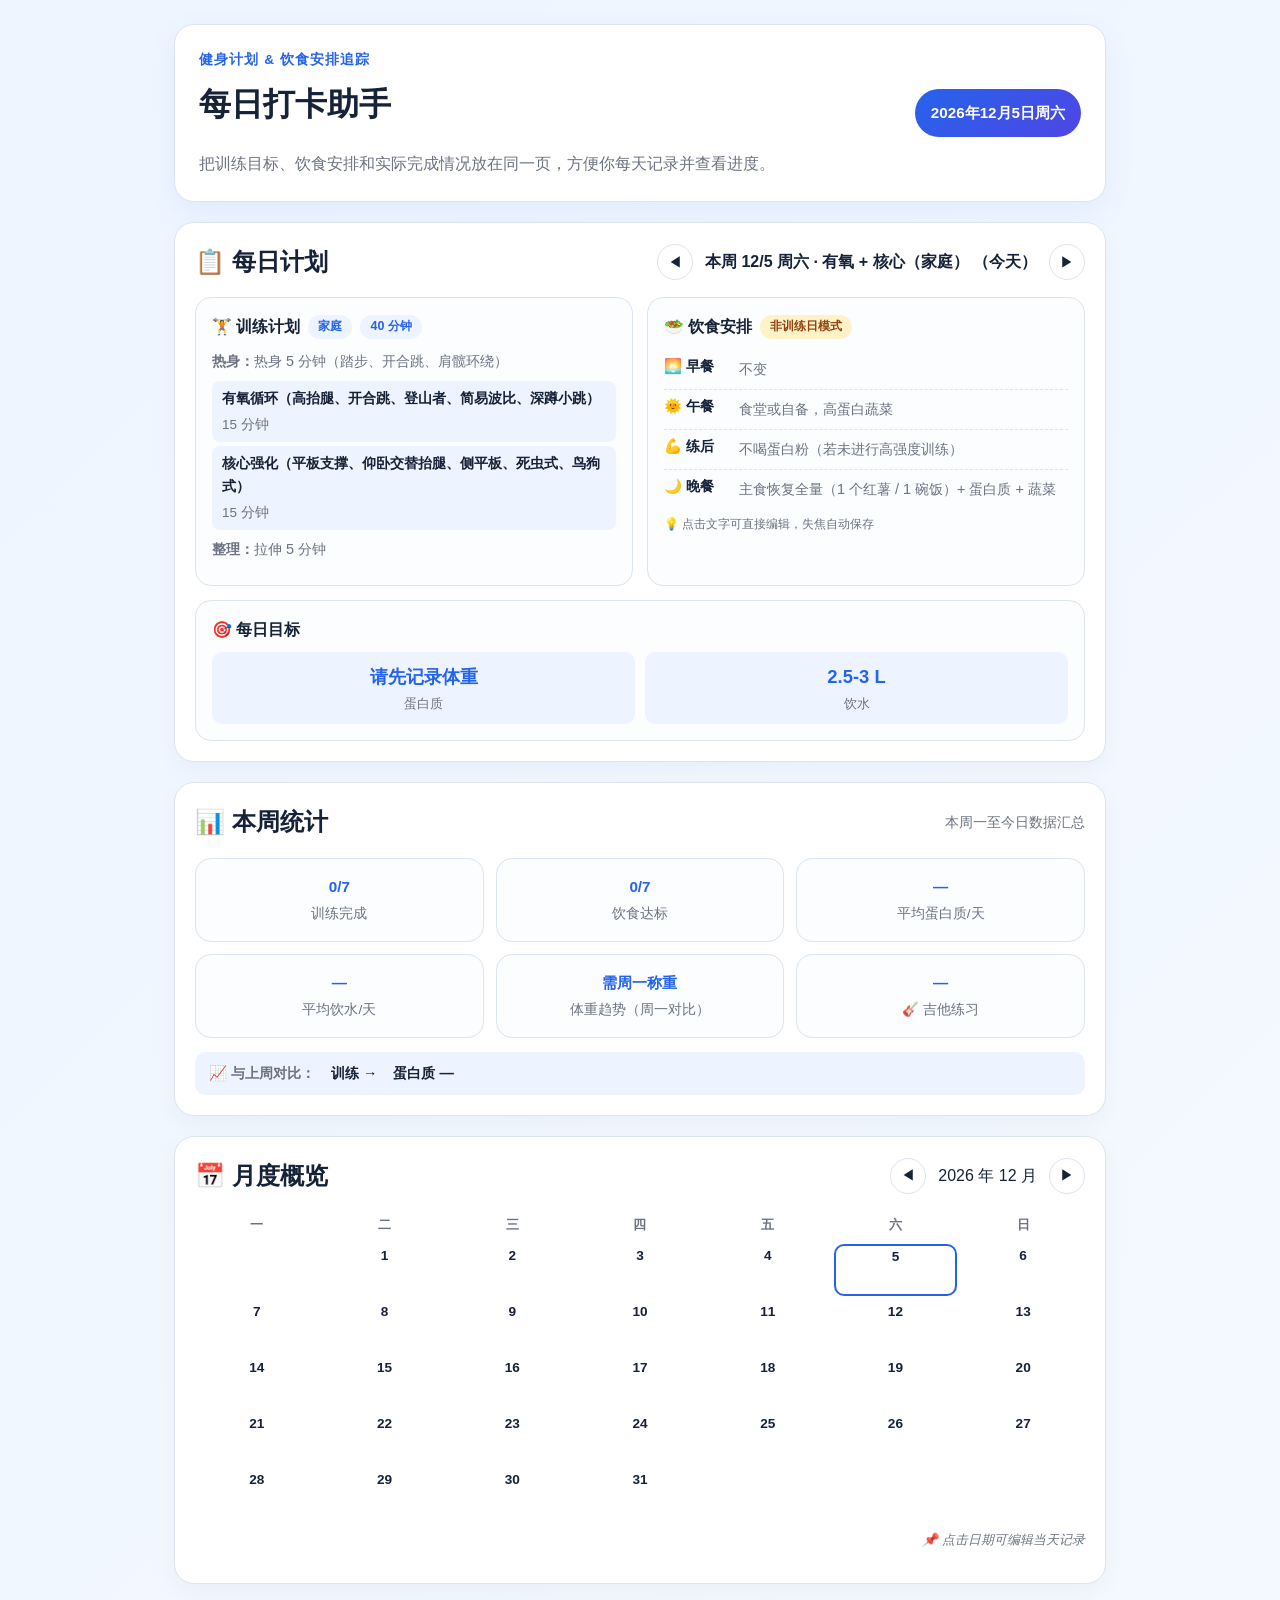
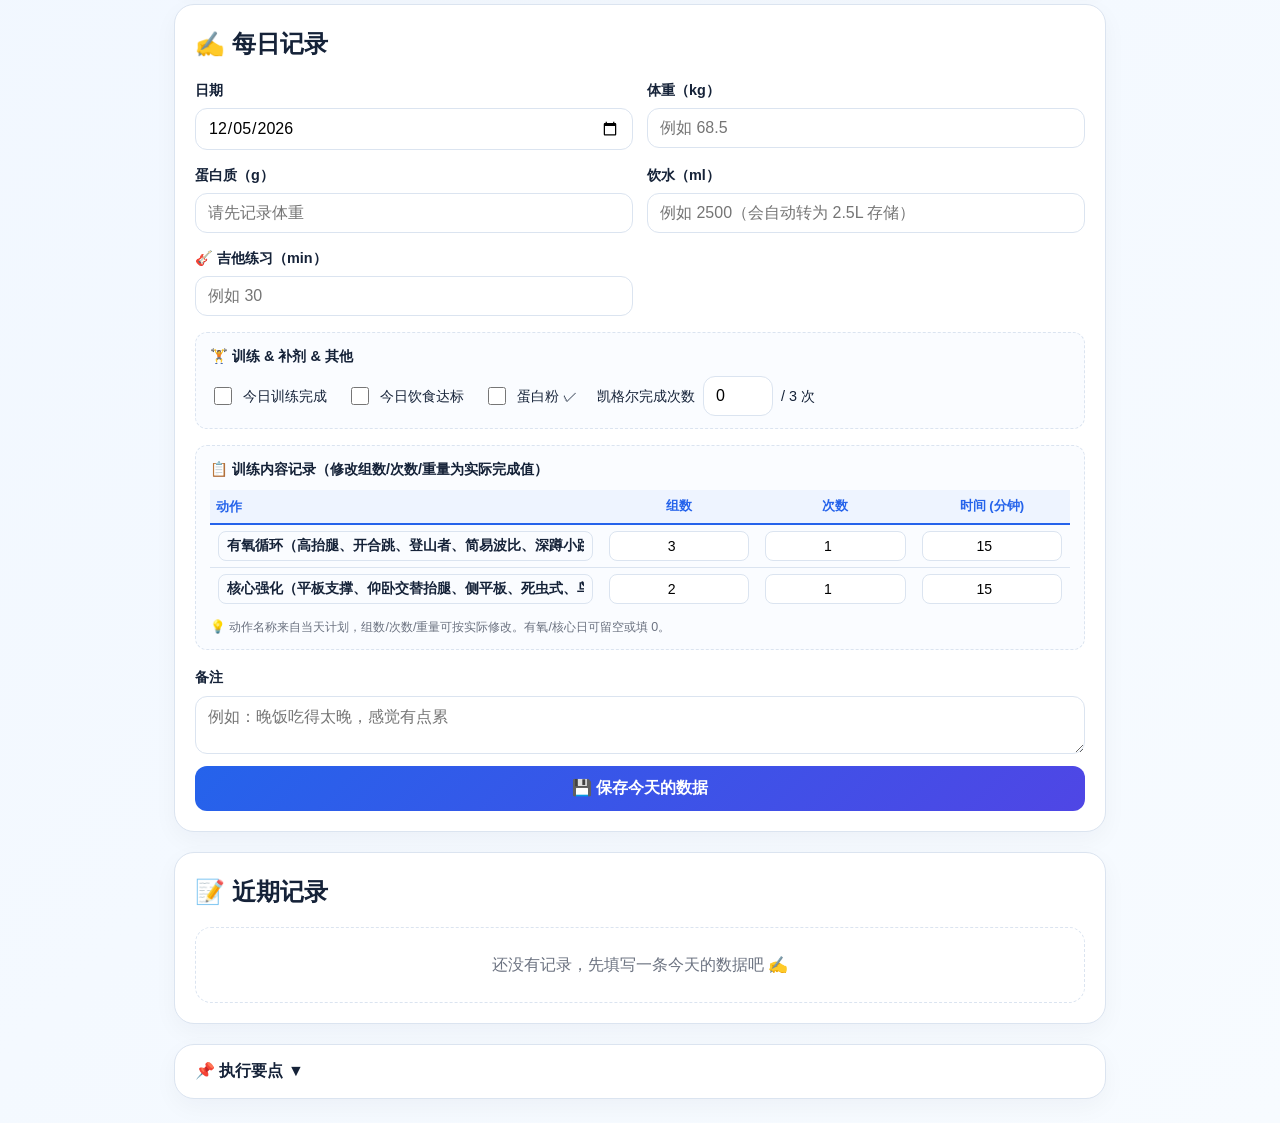
<file: index.html>
<!DOCTYPE html>
<html lang="zh-CN">
  <head>
    <meta charset="UTF-8" />
    <meta name="viewport" content="width=device-width, initial-scale=1.0" />
    <title>每日健身饮食打卡助手</title>
    <link rel="stylesheet" href="styles.css" />
  </head>
  <body>
    <div class="app">
      <!-- ====== 头部 ====== -->
      <header class="hero">
        <div>
          <p class="eyebrow">健身计划 & 饮食安排追踪</p>
          <h1>每日打卡助手</h1>
          <p class="subtitle">把训练目标、饮食安排和实际完成情况放在同一页，方便你每天记录并查看进度。</p>
        </div>
        <div class="today-pill" id="todayDate">今天</div>
      </header>

      <!-- ====== 每日计划面板（可按天切换） ====== -->
      <section class="panel">
        <div class="panel-heading">
          <h2>📋 每日计划</h2>
          <div class="day-switcher">
            <button id="planPrevBtn" class="arrow-btn" title="前一天">◀</button>
            <span id="planDayLabel" class="day-label">周一 · 胸部+肱三头肌</span>
            <button id="planNextBtn" class="arrow-btn" title="后一天">▶</button>
          </div>
        </div>

        <div class="plan-grid">
          <div class="plan-card" id="planTrainingCard">
            <!-- JS 动态填充 -->
          </div>
          <div class="plan-card" id="planDietCard">
            <!-- JS 动态填充 -->
          </div>
        </div>

        <div class="plan-card plan-goals" id="planGoalsCard">
          <!-- JS 动态填充 -->
        </div>
      </section>

      <!-- ====== 每周统计 ====== -->
      <section class="panel" id="statsPanel" style="display:none">
        <div class="panel-heading">
          <h2>📊 本周统计</h2>
          <span class="text-muted">本周一至今日数据汇总</span>
        </div>
        <div class="stats-grid">
          <div class="stat-card">
            <span class="stat-num" id="statTrainRate">0/7</span>
            <span class="stat-label">训练完成</span>
          </div>
          <div class="stat-card">
            <span class="stat-num" id="statDietRate">0/7</span>
            <span class="stat-label">饮食达标</span>
          </div>
          <div class="stat-card">
            <span class="stat-num" id="statAvgProtein">—</span>
            <span class="stat-label">平均蛋白质/天</span>
          </div>
          <div class="stat-card">
            <span class="stat-num" id="statAvgWater">—</span>
            <span class="stat-label">平均饮水/天</span>
          </div>
          <div class="stat-card">
            <span class="stat-num" id="statWeightTrend">需周一称重</span>
            <span class="stat-label">体重趋势（周一对比）</span>
          </div>
          <div class="stat-card">
            <span class="stat-num" id="statGuitar">—</span>
            <span class="stat-label">🎸 吉他练习</span>
          </div>
        </div>
        <div class="vs-last-week">
          <span class="text-muted">📈 与上周对比：</span>
          <span id="statVsLastWeek">暂无数据</span>
        </div>
      </section>

      <!-- ====== 月度概览 ====== -->
      <section class="panel">
        <div class="panel-heading">
          <h2>📅 月度概览</h2>
          <div class="day-switcher">
            <button id="calendarPrevBtn" class="arrow-btn" title="上个月">◀</button>
            <span id="calendarTitle">2026 年 7 月</span>
            <button id="calendarNextBtn" class="arrow-btn" title="下个月">▶</button>
          </div>
        </div>
        <div class="calendar-grid" id="calendarGrid">
          <!-- JS 动态填充 -->
        </div>
        <p class="calendar-legend">
          <span class="legend-info">📌 点击日期可编辑当天记录</span>
        </p>
      </section>

      <!-- ====== 每日记录表单 ====== -->
      <section class="panel">
        <div class="panel-heading">
          <h2>✍️ 每日记录</h2>
        </div>
        <form id="dailyForm">
          <!-- 基础信息 -->
          <div class="form-grid">
            <label>
              日期
              <input type="date" id="recordDate" required />
            </label>
            <label>
              体重（kg）
              <input type="number" id="weight" step="0.1" placeholder="例如 68.5" />
            </label>
            <label>
              蛋白质（g）
              <input type="number" id="protein" required placeholder="请先记录体重" />
            </label>
            <label>
              饮水（ml）
              <input type="number" id="water" step="10" required placeholder="例如 2500（会自动转为 2.5L 存储）" />
            </label>
            <label>
              🎸 吉他练习（min）
              <input type="number" id="guitarPractice" min="0" step="1" placeholder="例如 30" />
            </label>
          </div>

          <!-- 电影 & 训练 & 补剂 & 凯格尔 -->
          <div class="form-section">
            <span class="form-section-title">🏋️ 训练 & 补剂 & 其他</span>
            <div class="checkbox-group">
              <label><input type="checkbox" id="workoutDone" /> 今日训练完成</label>
              <label><input type="checkbox" id="dietDone" /> 今日饮食达标</label>
              <label><input type="checkbox" id="proteinShake" /> 蛋白粉 ✓</label>
              <label>凯格尔完成次数 <input type="number" id="kegelDone" min="0" max="3" step="1" value="0" style="width:70px" /> / 3 次</label>
            </div>
          </div>

          <!-- 训练内容表格 -->
          <div class="form-section">
            <span class="form-section-title">📋 训练内容记录（修改组数/次数/重量为实际完成值）</span>
            <div class="table-wrap">
              <table class="training-table">
                <thead>
                  <tr>
                    <th class="col-name">动作</th>
                    <th class="col-num"><input type="text" class="th-input" id="thSets" value="组数" /></th>
                    <th class="col-num"><input type="text" class="th-input" id="thReps" value="次数" /></th>
                    <th class="col-num col-weight"><input type="text" class="th-input" id="thLast" value="重量 (kg)" /></th>
                  </tr>
                </thead>
                <tbody id="trainingTableBody">
                  <!-- JS 动态填充 -->
                </tbody>
              </table>
            </div>
            <p class="table-hint">💡 动作名称来自当天计划，组数/次数/重量可按实际修改。有氧/核心日可留空或填 0。</p>
          </div>

          <!-- 备注 -->
          <label>
            备注
            <textarea id="note" rows="2" placeholder="例如：晚饭吃得太晚，感觉有点累"></textarea>
          </label>

          <button type="submit" class="primary-btn">💾 保存今天的数据</button>
        </form>
      </section>

      <!-- ====== 近期记录 ====== -->
      <section class="panel">
        <div class="panel-heading">
          <h2>📝 近期记录</h2>
        </div>
        <div id="historyList" class="history-list"></div>
      </section>

      <!-- ====== 执行要点（可折叠） ====== -->
      <section class="panel tips-panel">
        <button id="tipsToggle" class="tips-toggle">📌 执行要点 ▼</button>
        <div id="tipsBody" class="tips-body">
          <!-- JS 动态填充 -->
        </div>
      </section>
    </div>

    <script src="script.js"></script>
  </body>
</html>
</file>
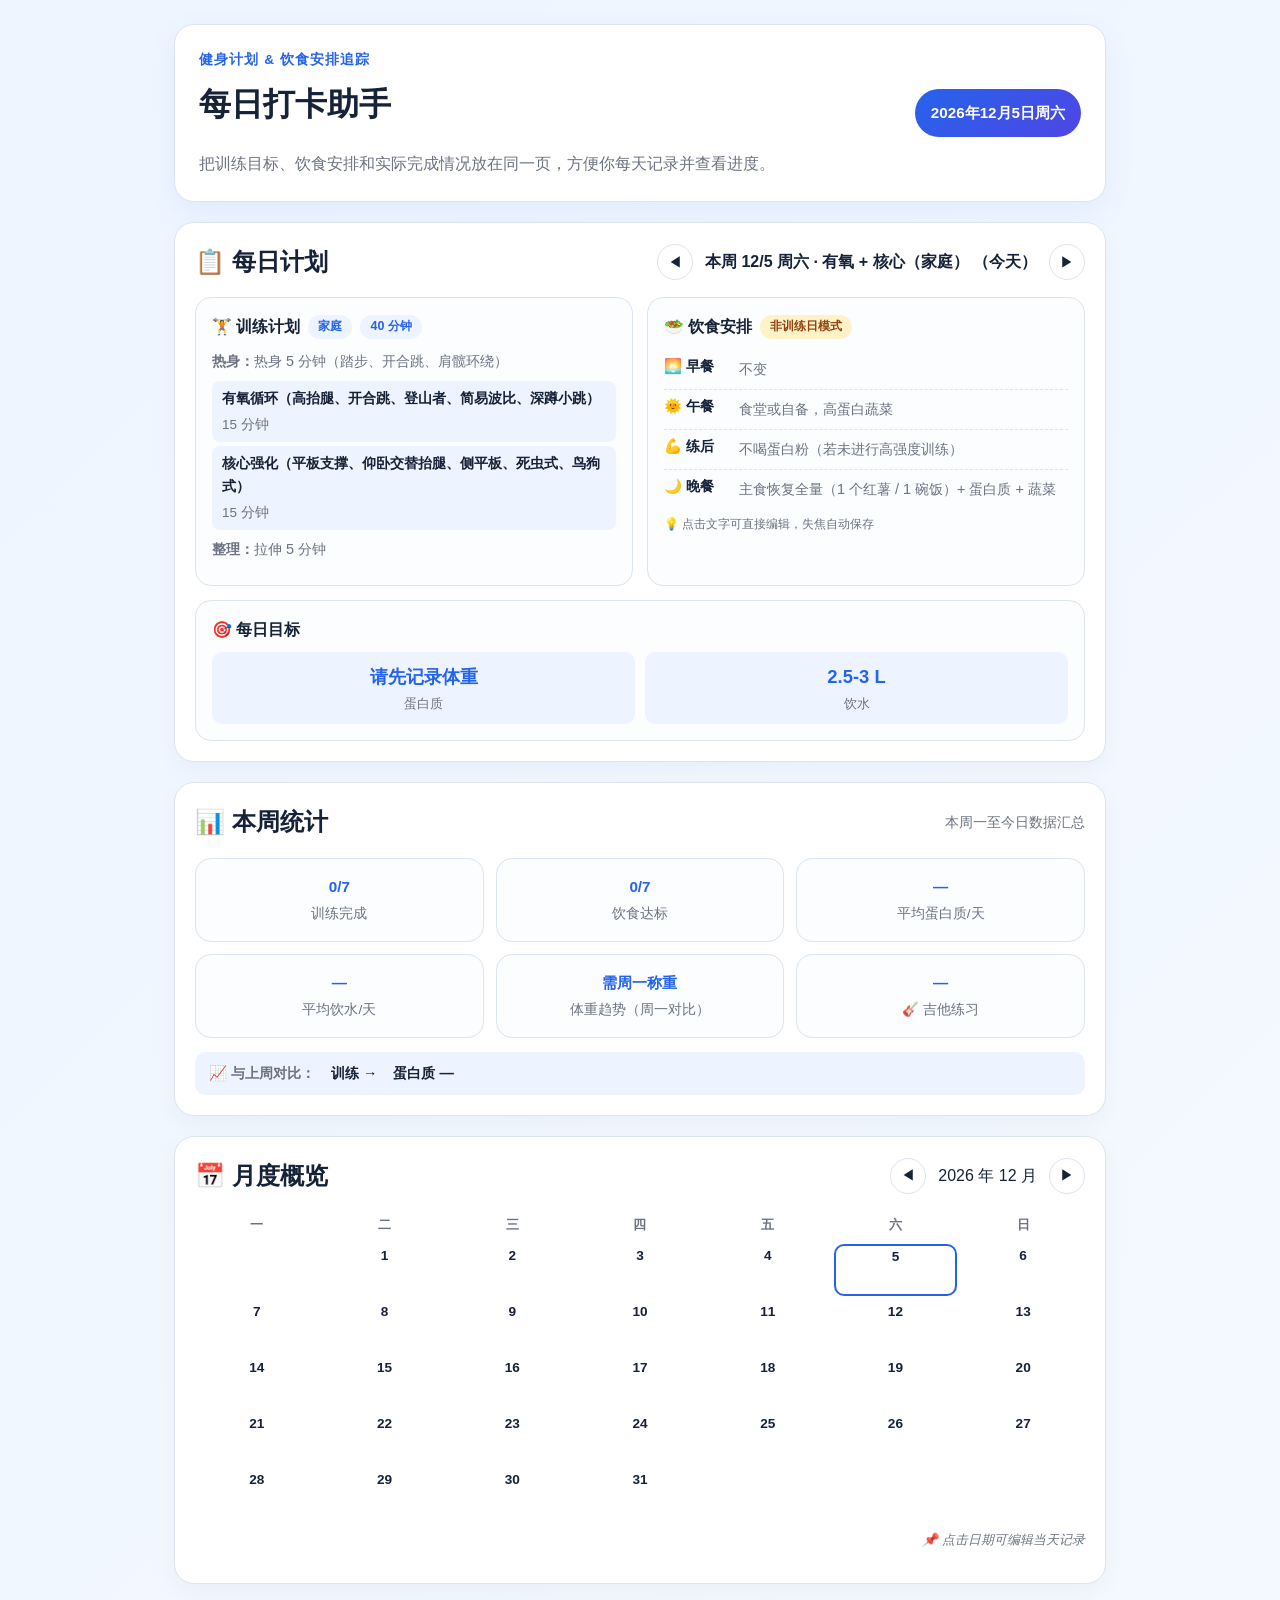
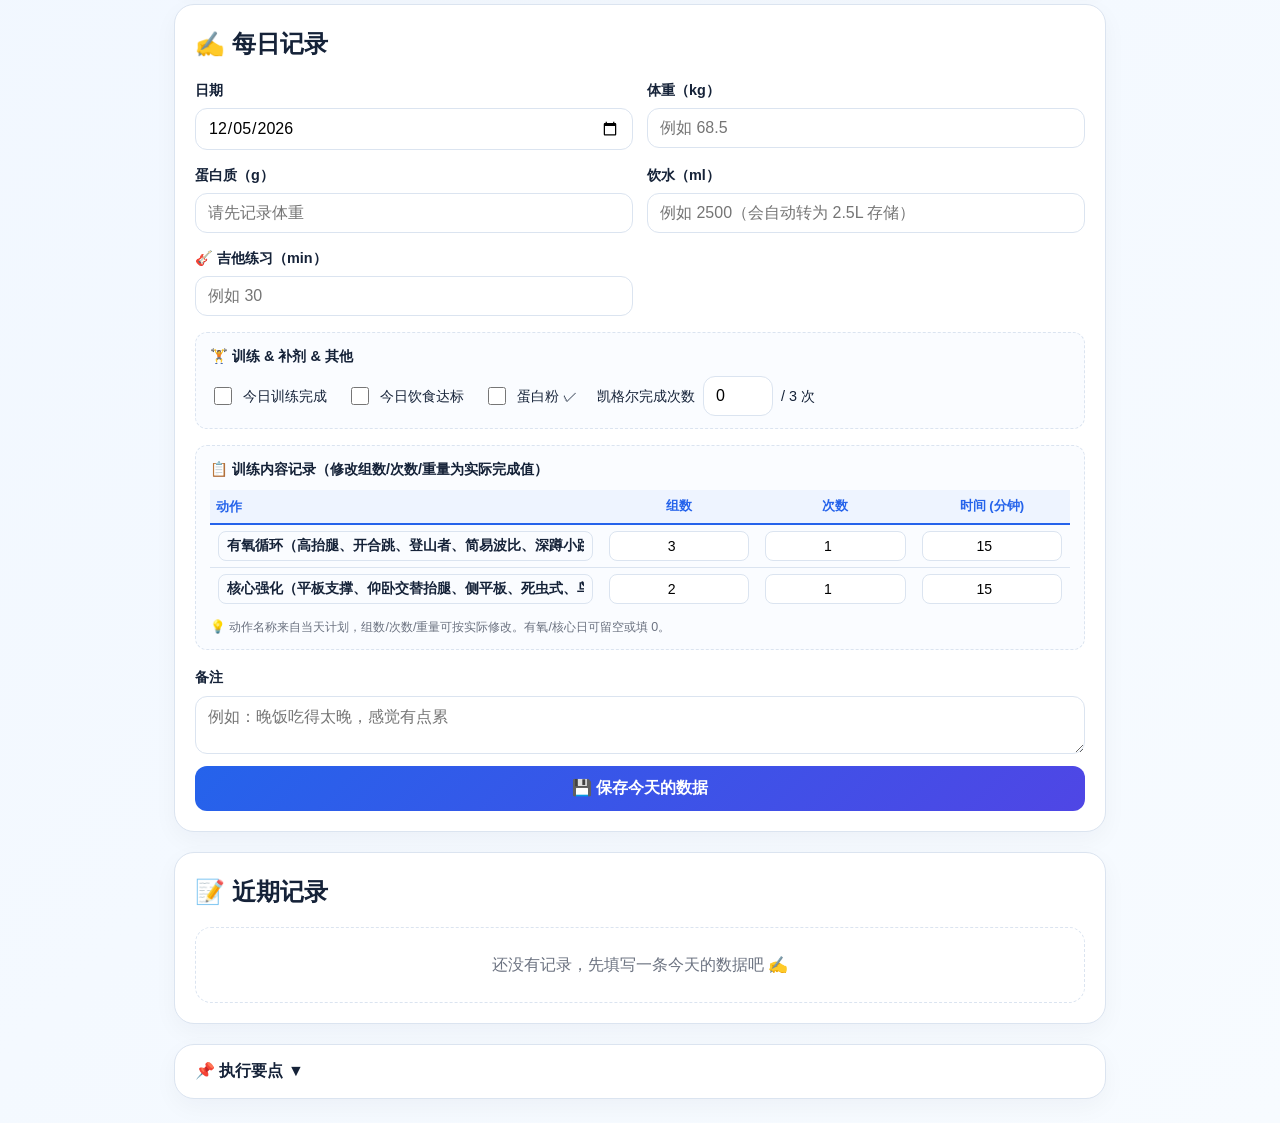
<file: index_iphone.html>
<!DOCTYPE html>
<html lang="zh-CN">
  <head>
    <meta charset="UTF-8" />
    <meta name="viewport" content="width=device-width, initial-scale=1.0, viewport-fit=cover, user-scalable=no" />
    <title>每日健身饮食打卡助手</title>
    <!-- Apple 移动优化 -->
    <meta name="apple-mobile-web-app-capable" content="yes" />
    <meta name="apple-mobile-web-app-status-bar-style" content="default" />
    <meta name="apple-mobile-web-app-title" content="健身打卡" />
    <meta name="format-detection" content="telephone=no" />
    <link rel="apple-touch-icon" href="data:image/svg+xml,<svg xmlns='http://www.w3.org/2000/svg' viewBox='0 0 100 100'><text y='.9em' font-size='90'>💪</text></svg>" />
    <style>
/* ================================================================
   健身饮食追踪助手 — 样式
   浅色主题 · 响应式 · 移动友好
   ================================================================ */

:root {
  color-scheme: light;
  --bg: #f4f7fb;
  --panel: #ffffff;
  --primary: #2563eb;
  --primary-light: #eef4ff;
  --secondary: #0f766e;
  --text: #152238;
  --muted: #6b7280;
  --border: #dbe4f0;
  --success: #22c55e;
  --success-light: #f0fdf4;
  --warning: #f59e0b;
  --warning-light: #fffbeb;
  --purple: #7c3aed;
  --purple-light: #f5f3ff;
  --radius: 16px;
  --shadow: 0 8px 24px rgba(15, 23, 42, 0.04);
}

* {
  box-sizing: border-box;
}

body {
  margin: 0;
  font-family: "Segoe UI", "PingFang SC", "Microsoft YaHei", Arial, sans-serif;
  background: linear-gradient(135deg, #eef5ff 0%, #f7fbff 100%);
  color: var(--text);
  line-height: 1.6;
}

.app {
  max-width: 980px;
  margin: 0 auto;
  padding: 24px;
}

/* ---------- 头部 ---------- */

.hero {
  display: flex;
  justify-content: space-between;
  align-items: center;
  gap: 20px;
  padding: 24px;
  background: var(--panel);
  border: 1px solid var(--border);
  border-radius: 20px;
  box-shadow: 0 10px 30px rgba(37, 99, 235, 0.08);
}

.eyebrow {
  margin: 0 0 8px;
  color: var(--primary);
  font-weight: 700;
  letter-spacing: 0.08em;
  font-size: 0.85rem;
  text-transform: uppercase;
}

h1, h2, h3, p { margin-top: 0; }

.subtitle {
  color: var(--muted);
  margin-bottom: 0;
  max-width: 640px;
}

.today-pill {
  background: linear-gradient(135deg, var(--primary), #4f46e5);
  color: white;
  padding: 12px 16px;
  border-radius: 999px;
  font-weight: 700;
  white-space: nowrap;
  font-size: 0.95rem;
}

/* ---------- 面板 ---------- */

.panel {
  margin-top: 20px;
  padding: 20px;
  background: var(--panel);
  border: 1px solid var(--border);
  border-radius: 20px;
  box-shadow: var(--shadow);
}

.panel-heading {
  display: flex;
  justify-content: space-between;
  align-items: center;
  margin-bottom: 16px;
  flex-wrap: wrap;
  gap: 10px;
}

.panel-heading h2 {
  margin-bottom: 0;
}

.text-muted {
  color: var(--muted);
  font-size: 0.9rem;
}

/* ---------- 日期切换器 ---------- */

.day-switcher {
  display: flex;
  align-items: center;
  gap: 12px;
}

.day-label {
  font-weight: 700;
  font-size: 1rem;
  min-width: 200px;
  text-align: center;
  color: var(--text);
}

.arrow-btn {
  width: 36px;
  height: 36px;
  border: 1px solid var(--border);
  border-radius: 50%;
  background: var(--panel);
  cursor: pointer;
  font-size: 0.9rem;
  color: var(--text);
  display: flex;
  align-items: center;
  justify-content: center;
  transition: all 0.15s;
}

.arrow-btn:hover {
  background: var(--primary-light);
  border-color: var(--primary);
  color: var(--primary);
}

.arrow-btn.dimmed {
  opacity: 0.3;
  pointer-events: none;
}

/* ---------- 计划卡片 ---------- */

.plan-grid {
  display: grid;
  grid-template-columns: 1fr 1fr;
  gap: 14px;
}

.plan-card {
  border: 1px solid var(--border);
  border-radius: var(--radius);
  padding: 16px;
  background: #fbfdff;
}

.plan-card h3 {
  font-size: 1rem;
  margin-bottom: 10px;
  display: flex;
  align-items: center;
  gap: 8px;
}

.plan-goals {
  margin-top: 14px;
}

.badge {
  display: inline-block;
  background: var(--primary-light);
  color: var(--primary);
  font-size: 0.78rem;
  font-weight: 600;
  padding: 2px 10px;
  border-radius: 999px;
}

.badge.mode {
  background: #fef3c7;
  color: #92400e;
}

.plan-detail {
  font-size: 0.9rem;
  color: var(--muted);
  margin-bottom: 8px;
}

/* 训练动作列表 */
.exercise-list {
  list-style: none;
  padding: 0;
  margin: 8px 0;
}

.exercise-list li {
  display: flex;
  justify-content: space-between;
  align-items: center;
  padding: 6px 10px;
  margin-bottom: 4px;
  background: var(--primary-light);
  border-radius: 8px;
  font-size: 0.9rem;
  flex-wrap: wrap;
  gap: 4px;
}

.ex-name {
  font-weight: 600;
  color: var(--text);
}

.ex-detail {
  color: var(--muted);
  font-size: 0.85rem;
}

/* 饮食列表 */
.diet-list {
  list-style: none;
  padding: 0;
  margin: 0;
}

.diet-list li {
  display: flex;
  gap: 8px;
  padding: 5px 0;
  font-size: 0.9rem;
  border-bottom: 1px dashed var(--border);
}

.diet-list li:last-child { border-bottom: none; }

.diet-list li strong {
  white-space: nowrap;
  color: var(--text);
  min-width: 60px;
}

.diet-list li span {
  color: var(--muted);
}

.diet-val {
  cursor: text;
  padding: 2px 6px;
  border-radius: 6px;
  border: 1px solid transparent;
  transition: border-color 0.15s, background 0.15s;
}

.diet-val:hover {
  border-color: var(--border);
  background: #fafcff;
}

.diet-val:focus {
  border-color: var(--primary);
  background: white;
  outline: none;
  color: var(--text) !important;
}

/* 目标行 */
.goals-row {
  display: grid;
  grid-template-columns: repeat(2, 1fr);
  gap: 10px;
}

.goal-item {
  text-align: center;
  padding: 10px;
  background: var(--primary-light);
  border-radius: 10px;
}

.goal-val {
  display: block;
  font-weight: 700;
  font-size: 1.15rem;
  color: var(--primary);
}

.goal-sub {
  display: block;
  font-size: 0.7rem;
  color: var(--muted);
  font-weight: 500;
}

.goal-label {
  display: block;
  font-size: 0.8rem;
  color: var(--muted);
  margin-top: 2px;
}

/* ---------- 每周统计 ---------- */

.stats-grid {
  display: grid;
  grid-template-columns: repeat(3, 1fr);
  gap: 12px;
}

.stat-card {
  text-align: center;
  padding: 16px 10px;
  border: 1px solid var(--border);
  border-radius: var(--radius);
  background: #fbfdff;
}

.stat-num {
  display: block;
  font-size: 0.95rem;
  font-weight: 800;
  color: var(--primary);
}

.stat-label {
  display: block;
  font-size: 0.85rem;
  color: var(--muted);
  margin-top: 4px;
}

.vs-last-week {
  margin-top: 14px;
  padding: 10px 14px;
  background: var(--primary-light);
  border-radius: 10px;
  font-size: 0.9rem;
}

.vs-last-week span {
  margin-right: 12px;
  font-weight: 600;
}

/* ---------- 月度日历 ---------- */

.calendar-grid {
  display: grid;
  grid-template-columns: repeat(7, 1fr);
  gap: 4px;
}

.cal-cell {
  min-height: 52px;
  display: flex;
  flex-direction: column;
  align-items: center;
  justify-content: flex-start;
  border-radius: 10px;
  font-size: 0.8rem;
  position: relative;
  cursor: default;
  padding: 3px 2px;
}

.cal-header {
  font-weight: 700;
  color: var(--muted);
  font-size: 0.8rem;
  min-height: unset;
  padding: 4px 0;
}

.cal-empty {
  background: transparent;
  min-height: 52px;
}

.cal-day {
  cursor: pointer;
  border: 1px solid transparent;
  transition: all 0.15s;
}

.cal-day:hover {
  background: var(--primary-light);
  border-color: var(--primary);
}

.cal-today {
  border: 2px solid var(--primary) !important;
  font-weight: 700;
}

.cal-done {
  background: var(--success-light);
}

.cal-has-record {
  background: #fefce8;
}

.cal-num {
  font-weight: 700;
  font-size: 0.85rem;
  line-height: 1.2;
}

.cal-sub {
  font-size: 0.62rem;
  font-weight: 600;
  color: var(--secondary);
  line-height: 1.2;
  white-space: nowrap;
}

.cal-protein {
  color: var(--primary);
}

.cal-guitar {
  color: #c2410c;
}

.cal-dot {
  width: 5px;
  height: 5px;
  border-radius: 50%;
  background: var(--success);
  position: absolute;
  bottom: 3px;
}

.cal-has-record .cal-dot {
  background: var(--warning);
}

.calendar-legend {
  display: flex;
  gap: 16px;
  margin-top: 10px;
  font-size: 0.8rem;
  color: var(--muted);
  align-items: center;
  flex-wrap: wrap;
}

.legend-dot {
  display: inline-block;
  width: 10px;
  height: 10px;
  border-radius: 50%;
  margin-right: 4px;
}

.dot-done { background: var(--success); }
.dot-record { background: var(--warning); }
.dot-none { background: #d1d5db; }

.legend-info {
  margin-left: auto;
  font-style: italic;
}

/* ---------- 表单 ---------- */

.form-grid {
  display: grid;
  grid-template-columns: repeat(2, minmax(0, 1fr));
  gap: 14px;
}

label {
  display: flex;
  flex-direction: column;
  gap: 6px;
  font-weight: 600;
  font-size: 0.9rem;
}

input,
textarea {
  padding: 10px 12px;
  border: 1px solid var(--border);
  border-radius: 12px;
  font-size: 1rem;
  outline: none;
  font-family: inherit;
}

input:focus,
textarea:focus {
  border-color: var(--primary);
  box-shadow: 0 0 0 3px rgba(37, 99, 235, 0.12);
}

.form-section {
  margin: 16px 0;
  padding: 12px 14px;
  border: 1px dashed var(--border);
  border-radius: 12px;
  background: #fafcff;
}

.form-section-title {
  display: block;
  font-weight: 700;
  font-size: 0.9rem;
  margin-bottom: 8px;
  color: var(--text);
}

.checkbox-group {
  display: flex;
  gap: 20px;
  flex-wrap: wrap;
}

.checkbox-group label {
  flex-direction: row;
  align-items: center;
  gap: 8px;
  font-weight: 500;
  cursor: pointer;
}

.checkbox-group input[type="checkbox"] {
  width: 18px;
  height: 18px;
  accent-color: var(--primary);
  cursor: pointer;
}

.primary-btn {
  border: none;
  padding: 12px 24px;
  border-radius: 12px;
  background: linear-gradient(135deg, var(--primary), #4f46e5);
  color: white;
  font-weight: 700;
  font-size: 1rem;
  cursor: pointer;
  margin-top: 12px;
  width: 100%;
  transition: filter 0.2s;
}

.primary-btn:hover {
  filter: brightness(1.08);
}

.primary-btn:active {
  transform: scale(0.98);
}

/* ---------- 训练表格 ---------- */

.table-wrap {
  overflow-x: auto;
  -webkit-overflow-scrolling: touch;
}

.training-table {
  width: 100%;
  border-collapse: collapse;
  font-size: 0.9rem;
}

.training-table thead th {
  background: var(--primary-light);
  color: var(--primary);
  font-weight: 700;
  padding: 4px 6px;
  text-align: center;
  font-size: 0.82rem;
  border-bottom: 2px solid var(--primary);
}

.th-input {
  width: 100%;
  padding: 4px 6px;
  border: 1px solid transparent;
  border-radius: 6px;
  text-align: center;
  font-weight: 700;
  font-size: 0.82rem;
  font-family: inherit;
  color: var(--primary);
  background: transparent;
  transition: border-color 0.15s, background 0.15s;
}

.th-input:focus {
  border-color: var(--primary);
  background: white;
  outline: none;
  box-shadow: 0 0 0 2px rgba(37, 99, 235, 0.12);
}

.training-table tbody td {
  padding: 6px 8px;
  border-bottom: 1px solid var(--border);
  vertical-align: middle;
}

.training-table tbody tr:last-child td {
  border-bottom: none;
}

.col-name {
  width: 45%;
  text-align: left !important;
}

.col-num {
  width: 18%;
}

.tr-name {
  width: 100%;
  padding: 6px 8px;
  border: 1px solid var(--border);
  border-radius: 8px;
  font-size: 0.88rem;
  font-weight: 600;
  font-family: inherit;
  color: var(--text);
  background: transparent;
}

.tr-name:focus {
  border-color: var(--primary);
  box-shadow: 0 0 0 2px rgba(37, 99, 235, 0.1);
  outline: none;
  background: white;
}

.ex-name-cell {
  font-weight: 600;
  color: var(--text);
  font-size: 0.88rem;
}

.training-table input[type="number"] {
  width: 100%;
  padding: 6px 4px;
  text-align: center;
  border: 1px solid var(--border);
  border-radius: 8px;
  font-size: 0.88rem;
  font-weight: 500;
}

.training-table input[type="number"]:focus {
  border-color: var(--primary);
  box-shadow: 0 0 0 2px rgba(37, 99, 235, 0.1);
}

.table-hint {
  margin: 8px 0 0;
  font-size: 0.78rem;
  color: var(--muted);
}

/* ---------- 历史记录 ---------- */

.history-list {
  display: grid;
  gap: 12px;
}

.history-card {
  padding: 14px;
  border: 1px solid var(--border);
  border-radius: var(--radius);
  background: #fdfefe;
}

.hc-head {
  display: flex;
  justify-content: space-between;
  align-items: center;
}

.hc-head strong {
  color: var(--primary);
  font-size: 0.95rem;
}

.btn-sm {
  border: 1px solid var(--border);
  background: var(--panel);
  padding: 4px 10px;
  border-radius: 8px;
  cursor: pointer;
  font-size: 0.8rem;
  color: var(--muted);
  transition: all 0.15s;
}

.btn-sm:hover {
  border-color: var(--primary);
  color: var(--primary);
  background: var(--primary-light);
}

.meta {
  display: flex;
  flex-wrap: wrap;
  gap: 10px;
  color: var(--muted);
  font-size: 0.9rem;
  margin-top: 8px;
}

.badges-row {
  gap: 6px;
}

.tag {
  display: inline-block;
  padding: 2px 10px;
  border-radius: 999px;
  font-size: 0.78rem;
  font-weight: 600;
}

.tag-green { background: var(--success-light); color: #166534; }
.tag-gray  { background: #f3f4f6; color: var(--muted); }
.tag-blue  { background: var(--primary-light); color: var(--primary); }
.tag-purple { background: var(--purple-light); color: var(--purple); }

.note-text {
  margin-top: 8px;
  color: var(--muted);
  font-size: 0.9rem;
  font-style: italic;
}

.training-detail {
  margin-top: 8px;
}

.training-detail summary {
  cursor: pointer;
  color: var(--primary);
  font-size: 0.85rem;
  font-weight: 600;
}

/* 历史记录中的迷你表格 */
.mini-table {
  width: 100%;
  border-collapse: collapse;
  font-size: 0.82rem;
  margin-top: 6px;
}

.mini-table th {
  background: #f8fafc;
  padding: 4px 8px;
  text-align: center;
  font-size: 0.75rem;
  color: var(--muted);
  border-bottom: 1px solid var(--border);
}

.mini-table td {
  padding: 3px 8px;
  text-align: center;
  border-bottom: 1px dashed var(--border);
}

.mini-table td:first-child {
  text-align: left;
  font-weight: 500;
}

.empty {
  color: var(--muted);
  text-align: center;
  padding: 24px;
  border: 1px dashed var(--border);
  border-radius: var(--radius);
}

/* ---------- 执行要点 ---------- */

.tips-panel {
  padding: 0;
  overflow: hidden;
}

.tips-toggle {
  width: 100%;
  padding: 16px 20px;
  border: none;
  background: none;
  font-size: 1rem;
  font-weight: 700;
  cursor: pointer;
  text-align: left;
  color: var(--text);
  font-family: inherit;
}

.tips-toggle:hover {
  background: #fafcff;
}

.tips-body {
  display: none;
  padding: 0 20px 16px;
}

.tips-body.open {
  display: block;
}

.tip-item {
  padding: 10px 14px;
  margin-bottom: 8px;
  background: #fbfdff;
  border: 1px solid var(--border);
  border-radius: 10px;
}

.tip-item strong {
  display: block;
  margin-bottom: 4px;
  color: var(--primary);
  font-size: 0.9rem;
}

.tip-item p {
  margin: 0;
  font-size: 0.85rem;
  color: var(--muted);
}

/* ---------- Toast ---------- */

.toast {
  position: fixed;
  bottom: 30px;
  left: 50%;
  transform: translateX(-50%) translateY(100px);
  background: #1e293b;
  color: white;
  padding: 12px 24px;
  border-radius: 999px;
  font-weight: 600;
  font-size: 0.95rem;
  z-index: 999;
  opacity: 0;
  transition: all 0.3s ease;
  pointer-events: none;
}

.toast.show {
  opacity: 1;
  transform: translateX(-50%) translateY(0);
}

/* ---------- 响应式 ---------- */

@media (max-width: 760px) {
  .app { padding: 12px; }

  .hero {
    flex-direction: column;
    align-items: flex-start;
  }

  .plan-grid {
    grid-template-columns: 1fr;
  }

  .form-grid {
    grid-template-columns: 1fr;
  }

  .stats-grid {
    grid-template-columns: repeat(2, 1fr);
  }

  .day-label {
    min-width: 130px;
    font-size: 0.82rem;
  }

  .cal-cell {
    min-height: 46px;
    font-size: 0.65rem;
  }

  .cal-sub {
    font-size: 0.55rem;
  }

  .cal-num {
    font-size: 0.72rem;
  }

  .checkbox-group {
    gap: 12px;
  }

  .training-table {
    font-size: 0.78rem;
  }

  .training-table input[type="number"] {
    font-size: 0.78rem;
    padding: 4px 2px;
  }
}

@media (max-width: 400px) {
  .stats-grid {
    grid-template-columns: 1fr;
  }

  .checkbox-group {
    flex-direction: column;
    gap: 10px;
  }

  .cal-cell {
    min-height: 40px;
  }

  .cal-sub {
    display: none; /* 在小屏幕隐藏日历详情 */
  }
}
    </style>
  </head>
  <body>
    <div class="app">
      <!-- ====== 头部 ====== -->
      <header class="hero">
        <div>
          <p class="eyebrow">健身计划 & 饮食安排追踪</p>
          <h1>每日打卡助手</h1>
          <p class="subtitle">把训练目标、饮食安排和实际完成情况放在同一页，方便你每天记录并查看进度。</p>
        </div>
        <div class="today-pill" id="todayDate">今天</div>
      </header>

      <!-- ====== 每日计划面板（可按天切换） ====== -->
      <section class="panel">
        <div class="panel-heading">
          <h2>📋 每日计划</h2>
          <div class="day-switcher">
            <button id="planPrevBtn" class="arrow-btn" title="前一天">◀</button>
            <span id="planDayLabel" class="day-label">周一 · 胸部+肱三头肌</span>
            <button id="planNextBtn" class="arrow-btn" title="后一天">▶</button>
          </div>
        </div>

        <div class="plan-grid">
          <div class="plan-card" id="planTrainingCard">
            <!-- JS 动态填充 -->
          </div>
          <div class="plan-card" id="planDietCard">
            <!-- JS 动态填充 -->
          </div>
        </div>

        <div class="plan-card plan-goals" id="planGoalsCard">
          <!-- JS 动态填充 -->
        </div>
      </section>

      <!-- ====== 每周统计 ====== -->
      <section class="panel" id="statsPanel" style="display:none">
        <div class="panel-heading">
          <h2>📊 本周统计</h2>
          <span class="text-muted">本周一至今日数据汇总</span>
        </div>
        <div class="stats-grid">
          <div class="stat-card">
            <span class="stat-num" id="statTrainRate">0/7</span>
            <span class="stat-label">训练完成</span>
          </div>
          <div class="stat-card">
            <span class="stat-num" id="statDietRate">0/7</span>
            <span class="stat-label">饮食达标</span>
          </div>
          <div class="stat-card">
            <span class="stat-num" id="statAvgProtein">—</span>
            <span class="stat-label">平均蛋白质/天</span>
          </div>
          <div class="stat-card">
            <span class="stat-num" id="statAvgWater">—</span>
            <span class="stat-label">平均饮水/天</span>
          </div>
          <div class="stat-card">
            <span class="stat-num" id="statWeightTrend">需周一称重</span>
            <span class="stat-label">体重趋势（周一对比）</span>
          </div>
          <div class="stat-card">
            <span class="stat-num" id="statGuitar">—</span>
            <span class="stat-label">🎸 吉他练习</span>
          </div>
        </div>
        <div class="vs-last-week">
          <span class="text-muted">📈 与上周对比：</span>
          <span id="statVsLastWeek">暂无数据</span>
        </div>
      </section>

      <!-- ====== 月度概览 ====== -->
      <section class="panel">
        <div class="panel-heading">
          <h2>📅 月度概览</h2>
          <div class="day-switcher">
            <button id="calendarPrevBtn" class="arrow-btn" title="上个月">◀</button>
            <span id="calendarTitle">2026 年 7 月</span>
            <button id="calendarNextBtn" class="arrow-btn" title="下个月">▶</button>
          </div>
        </div>
        <div class="calendar-grid" id="calendarGrid">
          <!-- JS 动态填充 -->
        </div>
        <p class="calendar-legend">
          <span class="legend-info">📌 点击日期可编辑当天记录</span>
        </p>
      </section>

      <!-- ====== 每日记录表单 ====== -->
      <section class="panel">
        <div class="panel-heading">
          <h2>✍️ 每日记录</h2>
        </div>
        <form id="dailyForm">
          <!-- 基础信息 -->
          <div class="form-grid">
            <label>
              日期
              <input type="date" id="recordDate" required />
            </label>
            <label>
              体重（kg）
              <input type="number" id="weight" step="0.1" placeholder="例如 68.5" />
            </label>
            <label>
              蛋白质（g）
              <input type="number" id="protein" required placeholder="请先记录体重" />
            </label>
            <label>
              饮水（ml）
              <input type="number" id="water" step="10" required placeholder="例如 2500（会自动转为 2.5L 存储）" />
            </label>
            <label>
              🎸 吉他练习（min）
              <input type="number" id="guitarPractice" min="0" step="1" placeholder="例如 30" />
            </label>
          </div>

          <!-- 电影 & 训练 & 补剂 & 凯格尔 -->
          <div class="form-section">
            <span class="form-section-title">🏋️ 训练 & 补剂 & 其他</span>
            <div class="checkbox-group">
              <label><input type="checkbox" id="workoutDone" /> 今日训练完成</label>
              <label><input type="checkbox" id="dietDone" /> 今日饮食达标</label>
              <label><input type="checkbox" id="proteinShake" /> 蛋白粉 ✓</label>
              <label>凯格尔完成次数 <input type="number" id="kegelDone" min="0" max="3" step="1" value="0" style="width:70px" /> / 3 次</label>
            </div>
          </div>

          <!-- 训练内容表格 -->
          <div class="form-section">
            <span class="form-section-title">📋 训练内容记录（修改组数/次数/重量为实际完成值）</span>
            <div class="table-wrap">
              <table class="training-table">
                <thead>
                  <tr>
                    <th class="col-name">动作</th>
                    <th class="col-num"><input type="text" class="th-input" id="thSets" value="组数" /></th>
                    <th class="col-num"><input type="text" class="th-input" id="thReps" value="次数" /></th>
                    <th class="col-num col-weight"><input type="text" class="th-input" id="thLast" value="重量 (kg)" /></th>
                  </tr>
                </thead>
                <tbody id="trainingTableBody">
                  <!-- JS 动态填充 -->
                </tbody>
              </table>
            </div>
            <p class="table-hint">💡 动作名称来自当天计划，组数/次数/重量可按实际修改。有氧/核心日可留空或填 0。</p>
          </div>

          <!-- 备注 -->
          <label>
            备注
            <textarea id="note" rows="2" placeholder="例如：晚饭吃得太晚，感觉有点累"></textarea>
          </label>

          <button type="submit" class="primary-btn">💾 保存今天的数据</button>
        </form>
      </section>

      <!-- ====== 近期记录 ====== -->
      <section class="panel">
        <div class="panel-heading">
          <h2>📝 近期记录</h2>
        </div>
        <div id="historyList" class="history-list"></div>
      </section>

      <!-- ====== 执行要点（可折叠） ====== -->
      <section class="panel tips-panel">
        <button id="tipsToggle" class="tips-toggle">📌 执行要点 ▼</button>
        <div id="tipsBody" class="tips-body">
          <!-- JS 动态填充 -->
        </div>
      </section>
    </div>

    <script>
/* ================================================================
   健身饮食追踪助手 — 核心逻辑
   纯前端 · localStorage 持久化 · 零依赖
   ================================================================ */

// ---------- 常量 ----------
const STORAGE_KEY = "fitness-tracker-entries";
const CUSTOM_DIET_KEY = "fitness-custom-diets";

function loadCustomDiets() {
  try { return JSON.parse(localStorage.getItem(CUSTOM_DIET_KEY) || "{}"); }
  catch { return {}; }
}
function saveCustomDiets(diets) {
  localStorage.setItem(CUSTOM_DIET_KEY, JSON.stringify(diets));
}
let customDiets = loadCustomDiets();

// ---------- 7 天健身+饮食计划 ----------
// key: 1=周一 … 7=周日
const WEEKLY_PLAN = {
  1: {
    dayName: "周一",
    label: "胸部 + 肱三头肌",
    training: {
      type: "strength",
      location: "健身房",
      duration: "45 分钟",
      warmup: "动态热身 5 分钟 + 空杆卧推 15 次",
      exercises: [
        { name: "杠铃卧推", sets: 4, reps: "8-10", weight: 40 },
        { name: "上斜哑铃卧推", sets: 3, reps: "10-12", weight: 12 },
        { name: "绳索下压", sets: 3, reps: "12-15", weight: 15 },
        { name: "哑铃侧平举", sets: 3, reps: "15", weight: 6 },
      ],
      stretch: "拉伸胸部、肱三头肌",
    },
    diet: {
      mode: "训练日（力量）",
      breakfast: "全麦贝果 1 个 + 2 全蛋 2 蛋白 + 牛奶 250ml + 蔬果",
      lunch: "食堂（一拳主食 + 一掌蛋白质 + 两拳蔬菜，去油）",
      postWorkout: "蛋白粉 1 勺 + 200ml 水",
      dinner: "主食减半（半个红薯 / 半碗饭）+ 150g 鸡胸/牛肉 + 大量蔬菜",
    },
  },
  2: {
    dayName: "周二",
    label: "有氧日",
    training: {
      type: "cardio",
      location: "健身房或户外",
      duration: "40 分钟",
      warmup: "动态热身 5 分钟",
      exercises: [
        { name: "有氧（选一项：跑步机间歇 / 椭圆机 / 划船机 / 户外快走慢跑交替）", sets: 1, reps: "1", weight: 40 },
      ],
      stretch: "拉伸 5 分钟",
    },
    diet: {
      mode: "训练日（有氧）",
      breakfast: "同周一：全麦贝果 + 2 全蛋 2 蛋白 + 牛奶 + 蔬果",
      lunch: "食堂，原则同上（一拳主食 + 一掌蛋白质 + 两拳蔬菜，去油）",
      postWorkout: "蛋白粉 1 勺 + 水（若强度较高则喝）",
      dinner: "主食减半（如喝了蛋白粉）；否则正常",
    },
  },
  3: {
    dayName: "周三",
    label: "背部 + 肱二头肌",
    training: {
      type: "strength",
      location: "健身房",
      duration: "45 分钟",
      warmup: "动态热身 + 肩胛激活（俯身 TYW）",
      exercises: [
        { name: "高位下拉", sets: 4, reps: "10-12", weight: 35 },
        { name: "坐姿划船", sets: 3, reps: "10-12", weight: 30 },
        { name: "上斜板哑铃划船", sets: 3, reps: "10-12", weight: 12 },
        { name: "哑铃弯举", sets: 3, reps: "10-12", weight: 8 },
      ],
      stretch: "拉伸背部、肱二头肌",
    },
    diet: {
      mode: "训练日（力量）",
      breakfast: "同周一",
      lunch: "食堂",
      postWorkout: "蛋白粉 1 勺 + 水",
      dinner: "主食减半 + 蛋白质 + 蔬菜",
    },
  },
  4: {
    dayName: "周四",
    label: "有氧日",
    training: {
      type: "cardio",
      location: "健身房或户外",
      duration: "40 分钟",
      warmup: "动态热身 5 分钟",
      exercises: [
        { name: "有氧（跑步机间歇 / 椭圆机 / 划船机 / 户外快走慢跑交替）", sets: 1, reps: "1", weight: 40 },
      ],
      stretch: "拉伸 5 分钟",
    },
    diet: {
      mode: "训练日（有氧）",
      breakfast: "同前",
      lunch: "食堂",
      postWorkout: "蛋白粉（可选）",
      dinner: "对应调整主食",
    },
  },
  5: {
    dayName: "周五",
    label: "腿部 + 肩部",
    training: {
      type: "strength",
      location: "健身房",
      duration: "45 分钟",
      warmup: "动态热身 + 空杆深蹲 15 次",
      exercises: [
        { name: "杠铃深蹲", sets: 4, reps: "8-10", weight: 50 },
        { name: "哑铃肩推", sets: 3, reps: "10-12", weight: 14 },
        { name: "反向蝴蝶机/俯身飞鸟", sets: 3, reps: "15", weight: 10 },
        { name: "箭步蹲（可选）", sets: 2, reps: "10", weight: 0 },
      ],
      stretch: "拉伸腿部、肩部",
    },
    diet: {
      mode: "训练日（力量）",
      breakfast: "同前",
      lunch: "食堂",
      postWorkout: "蛋白粉 1 勺 + 水",
      dinner: "主食减半 + 蛋白质 + 蔬菜",
    },
  },
  6: {
    dayName: "周六",
    label: "有氧 + 核心（家庭）",
    training: {
      type: "cardio",
      location: "家庭",
      duration: "40 分钟",
      warmup: "热身 5 分钟（踏步、开合跳、肩髋环绕）",
      exercises: [
        { name: "有氧循环（高抬腿、开合跳、登山者、简易波比、深蹲小跳）", sets: 3, reps: "1", weight: 15 },
        { name: "核心强化（平板支撑、仰卧交替抬腿、侧平板、死虫式、鸟狗式）", sets: 2, reps: "1", weight: 15 },
      ],
      stretch: "拉伸 5 分钟",
    },
    diet: {
      mode: "非训练日模式",
      breakfast: "不变",
      lunch: "食堂或自备，高蛋白蔬菜",
      postWorkout: "不喝蛋白粉（若未进行高强度训练）",
      dinner: "主食恢复全量（1 个红薯 / 1 碗饭）+ 蛋白质 + 蔬菜",
    },
  },
  7: {
    dayName: "周日",
    label: "稳态有氧 + 核心耐力",
    training: {
      type: "cardio",
      location: "家庭",
      duration: "40 分钟",
      warmup: "热身 5 分钟",
      exercises: [
        { name: "稳态有氧", sets: 1, reps: "1", weight: 20 },
        { name: "核心耐力", sets: 2, reps: "1", weight: 15 },
      ],
      stretch: "拉伸 5 分钟",
    },
    diet: {
      mode: "非训练日模式",
      breakfast: "不变",
      lunch: "干净饮食",
      postWorkout: "不喝蛋白粉",
      dinner: "主食全量 + 蛋白质 + 蔬菜",
    },
  },
};

// 通用每日目标
const DAILY_GOALS = {
  water: "2.5-3 L",
};

/** 根据最新体重计算蛋白质目标（增肌：1.4g/kg） */
function getProteinTarget() {
  const withWeight = entries
    .filter((e) => e.weight && parseFloat(e.weight) > 0)
    .sort((a, b) => b.date.localeCompare(a.date));
  if (!withWeight.length) return null;
  const latestWeight = parseFloat(withWeight[0].weight);
  return Math.round(latestWeight * 1.4);
}

/** 更新蛋白质输入框的 placeholder */
function updateProteinPlaceholder() {
  const target = getProteinTarget();
  if (target) {
    protein.placeholder = `目标 ${target}g（${(target / 1.4).toFixed(1)}kg × 1.4g/kg）`;
  } else {
    protein.placeholder = "请先记录体重";
  }
}

// 执行要点
const KEY_TIPS = [
  {
    title: "无氧递增规则",
    body: "当某个动作最后一组也能轻松完成次数范围上限时（如 4 组都做到 10 次），下次训练加重。杠铃加 2.5kg，哑铃每边加 1-2kg，固定器械加一小格。加重后次数会下降，再慢慢提升，循环往复。",
  },
  {
    title: "饮水",
    body: "每天 2.5-3 升，晨起、餐前、训练中都要喝。",
  },
  {
    title: "称重与调整",
    body: "每周一早上空腹称重。若两周体重下降 >0.5kg/周，周末也可喝蛋白粉（不减少主食）；若下降 <0.3kg/周，检查油脂和碳水是否超标，晚餐主食可再微减。",
  },
  {
    title: "食堂秘诀",
    body: "优选：蒸、煮、卤、炖、凉拌。避雷：油炸、糖醋、勾芡、肥肉、肉汤。太油的菜用汤或水涮一下。",
  },
  {
    title: "周末灵活性",
    body: "家庭有氧可穿插跳绳、健身操等，保持 40 分钟以上活动量即可。核心训练务必感受肌肉发力，不借力。",
  },
];

// ---------- 工具函数 ----------

function toChineseDay(jsDay) {
  return jsDay === 0 ? 7 : jsDay;
}

function getTodayKey() {
  return toChineseDay(new Date().getDay());
}

function getMondayOfWeek(date) {
  const d = new Date(date);
  const day = d.getDay();
  const diff = day === 0 ? -6 : 1 - day;
  d.setDate(d.getDate() + diff);
  d.setHours(0, 0, 0, 0);
  return d;
}

function fmtDate(date) {
  const y = date.getFullYear();
  const m = String(date.getMonth() + 1).padStart(2, "0");
  const d = String(date.getDate()).padStart(2, "0");
  return `${y}-${m}-${d}`;
}

function fmtDateCN(date) {
  return date.toLocaleDateString("zh-CN", {
    year: "numeric",
    month: "long",
    day: "numeric",
    weekday: "short",
  });
}

/** 将任意 dayKey 映射到 1-7 的周计划 */
function planKey(dayKey) {
  return ((dayKey - 1) % 7) + 1;
}

/** 根据 dayKey(≥1) 计算对应日期（可跨周） */
function getDateForDayKey(dayKey) {
  const monday = getMondayOfWeek(new Date());
  const target = new Date(monday);
  target.setDate(monday.getDate() + dayKey - 1);
  return fmtDate(target);
}

/** 返回 dayKey 对应日期的中文描述 */
function fmtDayKeyLabel(dayKey) {
  const date = new Date(getDateForDayKey(dayKey) + "T00:00:00");
  const m = date.getMonth() + 1;
  const d = date.getDate();
  const plan = WEEKLY_PLAN[planKey(dayKey)];
  const planLabel = plan ? `${plan.dayName} · ${plan.label}` : "";
  const weekOffset = Math.floor((dayKey - 1) / 7);
  let prefix = "";
  if (weekOffset === 0) prefix = "本周";
  else if (weekOffset === 1) prefix = "下周";
  else if (weekOffset > 1) prefix = `${weekOffset + 1}周后`;
  return `${prefix} ${m}/${d} ${planLabel}`.trim();
}

/** 计算训练记录的总重量（组数 × 次数 × 重量 的总和） */
function calcTotalWeight(records) {
  if (!records || !records.length) return 0;
  return records.reduce((sum, r) => {
    const sets = parseInt(r.sets) || 0;
    const reps = parseInt(r.reps) || 0;
    const weight = parseFloat(r.weight) || 0;
    return sum + sets * reps * weight;
  }, 0);
}

/** 格式化总重量显示 */
function fmtWeight(total) {
  if (total >= 1000) {
    return (total / 1000).toFixed(1) + "t";
  }
  return Math.round(total) + "kg";
}

// ---------- 数据读写 ----------

function loadEntries() {
  try {
    return JSON.parse(localStorage.getItem(STORAGE_KEY) || "[]");
  } catch {
    return [];
  }
}

function saveEntries(entries) {
  localStorage.setItem(STORAGE_KEY, JSON.stringify(entries));
}

// ---------- 全局状态 ----------

let entries = loadEntries();
let currentPlanDay = getTodayKey();

// ---------- DOM 引用 ----------

const $ = (sel) => document.querySelector(sel);
const $$ = (sel) => document.querySelectorAll(sel);

// 计划面板
const planDayLabel = $("#planDayLabel");
const planPrevBtn = $("#planPrevBtn");
const planNextBtn = $("#planNextBtn");
const planTrainingCard = $("#planTrainingCard");
const planDietCard = $("#planDietCard");
const planGoalsCard = $("#planGoalsCard");
const todayPill = $("#todayDate");

// 统计面板
const statsPanel = $("#statsPanel");
const statTrainRate = $("#statTrainRate");
const statDietRate = $("#statDietRate");
const statAvgProtein = $("#statAvgProtein");
const statAvgWater = $("#statAvgWater");
const statWeightTrend = $("#statWeightTrend");
const statGuitar = $("#statGuitar");
const statVsLastWeek = $("#statVsLastWeek");

// 月度日历
const calendarGrid = $("#calendarGrid");
const calendarTitle = $("#calendarTitle");
const calendarPrevBtn = $("#calendarPrevBtn");
const calendarNextBtn = $("#calendarNextBtn");

// 表单
const form = $("#dailyForm");
const recordDate = $("#recordDate");
const weight = $("#weight");
const protein = $("#protein");
const water = $("#water");
const workoutDone = $("#workoutDone");
const dietDone = $("#dietDone");
const proteinShake = $("#proteinShake");
const kegelDone = $("#kegelDone");
const guitarPractice = $("#guitarPractice");
const note = $("#note");
const trainingTableBody = $("#trainingTableBody");

// 可编辑表头
const thSets = $("#thSets");
const thReps = $("#thReps");
const thLast = $("#thLast");

// 历史
const historyList = $("#historyList");

// 执行要点
const tipsToggle = $("#tipsToggle");
const tipsBody = $("#tipsBody");

// 日历状态
let calendarYear, calendarMonth;

// ---------- 训练表格 ----------

/** 根据 dayKey 填充训练表格（用计划默认值） */
function populateTrainingTable(dayKey) {
  const plan = WEEKLY_PLAN[dayKey];
  if (!plan) return;

  const isCardio = plan.training.type === "cardio";
  const lastColLabel = isCardio ? "时间 (分钟)" : "重量 (kg)";

  const exercises = plan.training.exercises;
  trainingTableBody.innerHTML = exercises
    .map(
      (ex, i) => `
    <tr>
      <td><input type="text" class="tr-name" value="${ex.name.replace(/"/g, "&quot;")}" data-idx="${i}"></td>
      <td><input type="number" class="tr-sets" value="${ex.sets}" min="0" step="1" data-idx="${i}"></td>
      <td><input type="number" class="tr-reps" value="${parseInt(ex.reps) || ex.reps}" min="0" step="1" data-idx="${i}"></td>
      <td><input type="number" class="tr-weight" value="${ex.weight}" min="0" step="${isCardio ? "1" : "0.5"}" data-idx="${i}"></td>
    </tr>`
    )
    .join("");

  // 设置表头默认值（用户可自行修改）
  thSets.value = "组数";
  thReps.value = "次数";
  thLast.value = lastColLabel;
}

/** 读取当前表头标签 */
function getHeaderLabels() {
  return {
    sets: thSets.value,
    reps: thReps.value,
    last: thLast.value,
  };
}

/** 恢复表头标签 */
function setHeaderLabels(labels) {
  if (!labels) return;
  if (labels.sets) thSets.value = labels.sets;
  if (labels.reps) thReps.value = labels.reps;
  if (labels.last) thLast.value = labels.last;
}

/** 从表格读取当前训练记录 */
function getTrainingRecords() {
  const rows = trainingTableBody.querySelectorAll("tr");
  const records = [];
  rows.forEach((row) => {
    const name = row.querySelector(".tr-name")?.value || "";
    const sets = row.querySelector(".tr-sets")?.value || "0";
    const reps = row.querySelector(".tr-reps")?.value || "0";
    const w = row.querySelector(".tr-weight")?.value || "0";
    records.push({ name, sets, reps, weight: parseFloat(w) });
  });
  return records;
}

/** 用已有数据填充训练表格 */
function setTrainingRecords(records) {
  if (!records || !records.length) return;
  const rows = trainingTableBody.querySelectorAll("tr");
  rows.forEach((row, i) => {
    if (i < records.length) {
      const r = records[i];
      const nameEl = row.querySelector(".tr-name");
      const setsEl = row.querySelector(".tr-sets");
      const repsEl = row.querySelector(".tr-reps");
      const weightEl = row.querySelector(".tr-weight");
      if (nameEl) nameEl.value = r.name;
      if (setsEl) setsEl.value = r.sets;
      if (repsEl) repsEl.value = r.reps;
      if (weightEl) weightEl.value = r.weight;
    }
  });
}

// ---------- 渲染：计划面板 ----------

function renderPlan(dayKey) {
  const pk = planKey(dayKey);
  const plan = WEEKLY_PLAN[pk];
  if (!plan) return;

  const todayStr = fmtDate(new Date());
  const dateForThis = getDateForDayKey(dayKey);
  const isToday = dateForThis === todayStr;
  planDayLabel.textContent = `${fmtDayKeyLabel(dayKey)}${isToday ? " （今天）" : ""}`;
  planPrevBtn.classList.toggle("dimmed", dayKey === 1);
  planNextBtn.classList.toggle("dimmed", false); // 不再限制上限

  // 训练卡片
  const t = plan.training;
  planTrainingCard.innerHTML = `
    <h3>🏋️ 训练计划 <span class="badge">${t.location}</span> <span class="badge">${t.duration}</span></h3>
    <p class="plan-detail"><strong>热身：</strong>${t.warmup}</p>
    <ul class="exercise-list">
      ${t.exercises
        .map((e) => {
          const detail = t.type === "cardio"
            ? `${e.weight} 分钟`
            : `${e.sets} 组 × ${e.reps} 次 · ${e.weight > 0 ? e.weight + "kg" : "自重"}`;
          return `<li><span class="ex-name">${e.name}</span><span class="ex-detail">${detail}</span></li>`;
        }).join("")}
    </ul>
    <p class="plan-detail"><strong>整理：</strong>${t.stretch}</p>
  `;

  // 饮食卡片（可编辑，自动保存——按计划天存储，跨周共享）
  const d = plan.diet;
  const cd = customDiets[pk] || {};
  const meals = [
    { icon: "🌅", label: "早餐", key: "breakfast", val: cd.breakfast || d.breakfast },
    { icon: "🌞", label: "午餐", key: "lunch", val: cd.lunch || d.lunch },
    { icon: "💪", label: "练后", key: "postWorkout", val: cd.postWorkout || d.postWorkout },
    { icon: "🌙", label: "晚餐", key: "dinner", val: cd.dinner || d.dinner },
  ];
  planDietCard.innerHTML = `
    <h3>🥗 饮食安排 <span class="badge mode">${d.mode}</span></h3>
    <ul class="diet-list">
      ${meals.map((m) => `
        <li><strong>${m.icon} ${m.label}</strong><span contenteditable="true" class="diet-val" data-day="${pk}" data-meal="${m.key}">${m.val}</span></li>
      `).join("")}
    </ul>
    <p style="font-size:0.75rem;color:var(--muted);margin-top:6px;">💡 点击文字可直接编辑，失焦自动保存</p>
  `;

  // 绑定失焦保存事件
  planDietCard.querySelectorAll(".diet-val").forEach((span) => {
    span.addEventListener("blur", () => {
      const day = span.dataset.day;
      const meal = span.dataset.meal;
      const text = span.textContent.trim();
      if (!customDiets[day]) customDiets[day] = {};
      if (text) {
        customDiets[day][meal] = text;
      } else {
        delete customDiets[day][meal];
        if (!Object.keys(customDiets[day]).length) delete customDiets[day];
      }
      saveCustomDiets(customDiets);
    });
  });

  // 通用目标卡片
  const proteinTarget = getProteinTarget();
  const proteinDisplay = proteinTarget ? `${proteinTarget}g` : "请先记录体重";
  const proteinSub = proteinTarget ? `${(proteinTarget / 1.4).toFixed(1)}kg × 1.4` : "";
  planGoalsCard.innerHTML = `
    <h3>🎯 每日目标</h3>
    <div class="goals-row">
      <div class="goal-item">
        <span class="goal-val">${proteinDisplay}</span>
        ${proteinSub ? `<span class="goal-sub">${proteinSub}</span>` : ""}
        <span class="goal-label">蛋白质</span>
      </div>
      <div class="goal-item"><span class="goal-val">${DAILY_GOALS.water}</span><span class="goal-label">饮水</span></div>
    </div>
  `;
}

function switchPlanDay(delta) {
  const newDay = currentPlanDay + delta;
  if (newDay < 1) return; // 不早于本周一
  currentPlanDay = newDay;
  renderPlan(currentPlanDay);
  // 同步更新训练表格和表单日期
  const dateForDay = getDateForDayKey(currentPlanDay);
  recordDate.value = dateForDay;
  const existing = entries.find((e) => e.date === dateForDay);
  if (existing) {
    fillForm(existing);
  } else {
    resetFormFields();
    populateTrainingTable(planKey(currentPlanDay));
    updateProteinPlaceholder();
  }
}

// ---------- 渲染：每周统计 ----------

function calcWeeklyStats() {
  const now = new Date();
  const thisMonday = getMondayOfWeek(now);
  const lastMonday = new Date(thisMonday);
  lastMonday.setDate(lastMonday.getDate() - 7);

  const thisSun = new Date(thisMonday);
  thisSun.setDate(thisSun.getDate() + 6);
  const lastSun = new Date(lastMonday);
  lastSun.setDate(lastSun.getDate() + 6);

  const mondayStr = fmtDate(thisMonday);
  const sundayStr = fmtDate(thisSun);
  const lastMondayStr = fmtDate(lastMonday);
  const lastSundayStr = fmtDate(lastSun);

  const thisWeek = entries.filter((e) => e.date >= mondayStr && e.date <= sundayStr);
  const lastWeek = entries.filter((e) => e.date >= lastMondayStr && e.date <= lastSundayStr);

  const totalDays = 7;
  const trainDone = thisWeek.filter((e) => e.workoutDone).length;
  const dietOk = thisWeek.filter((e) => e.dietDone).length;

  const avg = (arr, key) => {
    const vals = arr.map((e) => parseFloat(e[key])).filter((v) => !isNaN(v) && v > 0);
    if (!vals.length) return null;
    return Math.round(vals.reduce((a, b) => a + b, 0) / vals.length);
  };

  const avgProtein = avg(thisWeek, "protein");
  const avgWater = avg(thisWeek, "water");

  // 吉他练习统计
  const guitarTotal = thisWeek.reduce((sum, e) => sum + (parseInt(e.guitarPractice) || 0), 0);
  const avgGuitar = avg(thisWeek, "guitarPractice");

  const thisMonEntry = thisWeek.find((e) => e.date === mondayStr);
  const lastMonEntry = lastWeek.find((e) => e.date === lastMondayStr);
  let weightTrend = null;
  if (thisMonEntry && thisMonEntry.weight && lastMonEntry && lastMonEntry.weight) {
    weightTrend = parseFloat(thisMonEntry.weight) - parseFloat(lastMonEntry.weight);
  }

  const lastAvgProtein = avg(lastWeek, "protein");
  const lastTrainDone = lastWeek.filter((e) => e.workoutDone).length;

  const compare = (cur, prev) => {
    if (cur === null || prev === null) return "—";
    if (cur > prev) return "↑";
    if (cur < prev) return "↓";
    return "→";
  };

  return {
    trainDone, trainTotal: totalDays,
    dietOk, dietTotal: totalDays,
    avgProtein, avgWater, weightTrend,
    guitarTotal, avgGuitar,
    lastAvgProtein, lastTrainDone,
    trendProtein: compare(avgProtein, lastAvgProtein),
    trendTrain: compare(trainDone, lastTrainDone),
  };
}

function renderStats() {
  const s = calcWeeklyStats();
  statTrainRate.textContent = `${s.trainDone}/${s.trainTotal}`;
  statDietRate.textContent = `${s.dietOk}/${s.dietTotal}`;
  statAvgProtein.textContent = s.avgProtein !== null ? `${s.avgProtein} g` : "—";
  statAvgWater.textContent = s.avgWater !== null ? `${s.avgWater} L` : "—";

  if (s.weightTrend !== null) {
    const sign = s.weightTrend > 0 ? "+" : "";
    const arrow = s.weightTrend < 0 ? "📉" : s.weightTrend > 0 ? "📈" : "➡️";
    statWeightTrend.textContent = `${arrow} ${sign}${s.weightTrend.toFixed(1)} kg`;
  } else {
    statWeightTrend.textContent = "需周一称重";
  }

  if (s.guitarTotal > 0) {
    statGuitar.textContent = `${s.guitarTotal} min`;
  } else {
    statGuitar.textContent = "—";
  }

  statVsLastWeek.innerHTML = `
    <span>训练 ${s.trendTrain}</span>
    <span>蛋白质 ${s.trendProtein}</span>
  `;

  statsPanel.style.display = "block";
}

// ---------- 渲染：月度日历 ----------

function renderCalendar(year, month) {
  calendarYear = year;
  calendarMonth = month;

  const monthNames = ["1 月","2 月","3 月","4 月","5 月","6 月","7 月","8 月","9 月","10 月","11 月","12 月"];
  calendarTitle.textContent = `${year} 年 ${monthNames[month]}`;

  const firstDay = new Date(year, month, 1);
  const lastDay = new Date(year, month + 1, 0);
  const startOffset = firstDay.getDay() === 0 ? 6 : firstDay.getDay() - 1;
  const totalDays = lastDay.getDate();

  const recordMap = {};
  entries.forEach((e) => {
    const d = new Date(e.date);
    if (d.getFullYear() === year && d.getMonth() === month) {
      recordMap[e.date] = e;
    }
  });

  const todayStr = fmtDate(new Date());
  let html = "";

  ["一","二","三","四","五","六","日"].forEach((d) => {
    html += `<div class="cal-cell cal-header">${d}</div>`;
  });

  for (let i = 0; i < startOffset; i++) {
    html += `<div class="cal-cell cal-empty"></div>`;
  }

  for (let day = 1; day <= totalDays; day++) {
    const dateStr = `${year}-${String(month + 1).padStart(2, "0")}-${String(day).padStart(2, "0")}`;
    const rec = recordMap[dateStr];
    const isToday = dateStr === todayStr;

    let cls = "cal-cell cal-day";
    if (isToday) cls += " cal-today";
    if (rec) cls += rec.workoutDone ? " cal-done" : " cal-has-record";

    // 计算总重量和蛋白质
    const totalW = rec ? calcTotalWeight(rec.trainingRecords) : 0;
    const proteinVal = rec && rec.protein ? parseFloat(rec.protein) : 0;
    const guitarVal = rec && rec.guitarPractice ? parseInt(rec.guitarPractice) : 0;

    const weightDisplay = totalW > 0 ? `<span class="cal-sub">${fmtWeight(totalW)}</span>` : "";
    const proteinDisplay = proteinVal > 0 ? `<span class="cal-sub cal-protein">${Math.round(proteinVal)}g</span>` : "";
    const guitarDisplay = guitarVal > 0 ? `<span class="cal-sub cal-guitar">🎸${guitarVal}分</span>` : "";

    html += `<div class="${cls}" data-date="${dateStr}" title="${dateStr}${totalW > 0 ? ' · 总重量 ' + fmtWeight(totalW) : ''}${proteinVal > 0 ? ' · 蛋白质 ' + Math.round(proteinVal) + 'g' : ''}${guitarVal > 0 ? ' · 吉他 ' + guitarVal + '分钟' : ''}">
      <span class="cal-num">${day}</span>
      ${weightDisplay}
      ${proteinDisplay}
      ${guitarDisplay}
    </div>`;
  }

  calendarGrid.innerHTML = html;

  calendarGrid.querySelectorAll(".cal-day").forEach((cell) => {
    cell.addEventListener("click", () => {
      const date = cell.dataset.date;
      const entry = entries.find((e) => e.date === date);
      if (entry) {
        fillForm(entry);
      } else {
        form.reset();
        recordDate.value = date;
        const d = new Date(date);
        populateTrainingTable(toChineseDay(d.getDay()));
        resetFormFields();
      }
      form.scrollIntoView({ behavior: "smooth" });
    });
  });
}

function switchCalendar(delta) {
  let m = calendarMonth + delta;
  let y = calendarYear;
  if (m < 0) { m = 11; y--; }
  if (m > 11) { m = 0; y++; }
  renderCalendar(y, m);
}

// ---------- 表单 ----------

function resetFormFields() {
  workoutDone.checked = false;
  dietDone.checked = false;
  proteinShake.checked = false;
  kegelDone.value = 0;
  guitarPractice.value = "";
  weight.value = "";
  protein.value = "";
  water.value = "";
  note.value = "";
}

function fillForm(item) {
  recordDate.value = item.date;
  weight.value = item.weight || "";
  protein.value = item.protein || "";
  // 饮水：存储为 L，显示为 ml
  if (item.water) {
    water.value = Math.round(parseFloat(item.water) * 1000);
  } else {
    water.value = "";
  }
  workoutDone.checked = Boolean(item.workoutDone);
  dietDone.checked = Boolean(item.dietDone);
  proteinShake.checked = Boolean(item.proteinShake);
  // 兼容旧数据（布尔值 true → 3，数字直接取）
  const kv = item.kegelDone;
  kegelDone.value = (typeof kv === "boolean") ? (kv ? 3 : 0) : (parseInt(kv) || 0);
  guitarPractice.value = item.guitarPractice || "";
  note.value = item.note || "";

  // 训练表格
  const d = new Date(item.date);
  populateTrainingTable(toChineseDay(d.getDay()));
  // 恢复自定义表头（如果有）
  if (item.headerLabels) setHeaderLabels(item.headerLabels);
  if (item.trainingRecords && item.trainingRecords.length) {
    setTrainingRecords(item.trainingRecords);
  }
}

function resetFormForToday() {
  form.reset();
  recordDate.value = fmtDate(new Date());
  populateTrainingTable(getTodayKey());
  updateProteinPlaceholder();
}

// 日期变更时
recordDate.addEventListener("change", () => {
  const date = recordDate.value;
  if (!date) return;
  const existing = entries.find((e) => e.date === date);
  if (existing) {
    fillForm(existing);
  } else {
    resetFormFields();
    const d = new Date(date);
    populateTrainingTable(toChineseDay(d.getDay()));
    updateProteinPlaceholder();
  }
});

// 表单提交
form.addEventListener("submit", (e) => {
  e.preventDefault();

  const waterL = water.value ? (parseFloat(water.value) / 1000).toFixed(2) : "";

  const item = {
    date: recordDate.value,
    weight: weight.value,
    protein: protein.value,
    water: waterL,
    workoutDone: workoutDone.checked,
    dietDone: dietDone.checked,
    proteinShake: proteinShake.checked,
    kegelDone: parseInt(kegelDone.value) || 0,
    guitarPractice: guitarPractice.value,
    headerLabels: getHeaderLabels(),
    trainingRecords: getTrainingRecords(),
    note: note.value,
  };

  const index = entries.findIndex((entry) => entry.date === item.date);
  if (index >= 0) {
    entries[index] = item;
  } else {
    entries.push(item);
  }

  saveEntries(entries);
  renderPlan(currentPlanDay); // 刷新蛋白质目标
  renderHistory();
  renderStats();
  renderCalendar(calendarYear, calendarMonth);
  resetFormForToday();
  showToast("✅ 数据已保存");
});

// ---------- 历史记录 ----------

function renderHistory() {
  const sorted = [...entries].sort((a, b) => b.date.localeCompare(a.date));

  if (!sorted.length) {
    historyList.innerHTML = '<div class="empty">还没有记录，先填写一条今天的数据吧 ✍️</div>';
    return;
  }

  historyList.innerHTML = sorted
    .map((item) => {
      const badges = [];
      if (item.workoutDone) badges.push('<span class="tag tag-green">训练完成</span>');
      else badges.push('<span class="tag tag-gray">训练未完成</span>');
      if (item.dietDone) badges.push('<span class="tag tag-green">饮食达标</span>');
      if (item.proteinShake) badges.push('<span class="tag tag-blue">蛋白粉</span>');
      const kegelCount = (typeof item.kegelDone === "boolean") ? (item.kegelDone ? 3 : 0) : (parseInt(item.kegelDone) || 0);
      if (kegelCount > 0) badges.push(`<span class="tag tag-purple">凯格尔 ${kegelCount}/3</span>`);

      const dayKey = toChineseDay(new Date(item.date).getDay());
      const plan = WEEKLY_PLAN[dayKey];
      const dayLabel = plan ? `${item.date} · ${plan.dayName} ${plan.label}` : item.date;

      const totalW = calcTotalWeight(item.trainingRecords);
      const weightInfo = totalW > 0 ? `<span>训练总量：${fmtWeight(totalW)}</span>` : "";
      const guitarInfo = item.guitarPractice ? `<span>🎸 吉他：${item.guitarPractice} min</span>` : "";

      // 训练表格摘要（使用保存的自定义表头）
      let trainingSummary = "";
      if (item.trainingRecords && item.trainingRecords.length) {
        const hasData = item.trainingRecords.some((r) => (parseInt(r.sets) || 0) > 0);
        if (hasData) {
          const hl = item.headerLabels || {};
          const setsLabel = hl.sets || "组数";
          const repsLabel = hl.reps || "次数";
          const lastLabel = hl.last || "重量";
          trainingSummary = `
            <details class="training-detail">
              <summary>📋 训练记录</summary>
              <table class="mini-table">
                <thead><tr><th>动作</th><th>${setsLabel}</th><th>${repsLabel}</th><th>${lastLabel}</th></tr></thead>
                <tbody>
                  ${item.trainingRecords.map((r) => `<tr>
                    <td>${r.name}</td>
                    <td>${r.sets}</td>
                    <td>${r.reps}</td>
                    <td>${r.weight > 0 ? r.weight : "—"}</td>
                  </tr>`).join("")}
                </tbody>
              </table>
            </details>`;
        }
      }

      return `
        <article class="history-card">
          <div class="hc-head">
            <strong>${dayLabel}</strong>
            <button class="btn-sm" data-date="${item.date}" title="编辑此条">✏️ 编辑</button>
          </div>
          <div class="meta">
            <span>体重：${item.weight || "—"} kg</span>
            <span>蛋白质：${item.protein || "—"} g</span>
            <span>饮水：${item.water || "—"} L</span>
            ${weightInfo}
            ${guitarInfo}
          </div>
          <div class="meta badges-row">${badges.join("")}</div>
          ${trainingSummary}
          ${item.note ? `<p class="note-text">💬 ${item.note}</p>` : ""}
        </article>
      `;
    })
    .join("");

  historyList.querySelectorAll(".btn-sm").forEach((btn) => {
    btn.addEventListener("click", () => {
      const date = btn.dataset.date;
      const entry = entries.find((e) => e.date === date);
      if (entry) {
        fillForm(entry);
        form.scrollIntoView({ behavior: "smooth" });
      }
    });
  });
}

// ---------- Toast ----------

function showToast(msg) {
  let toast = $(".toast");
  if (!toast) {
    toast = document.createElement("div");
    toast.className = "toast";
    document.body.appendChild(toast);
  }
  toast.textContent = msg;
  toast.classList.add("show");
  clearTimeout(toast._timeout);
  toast._timeout = setTimeout(() => toast.classList.remove("show"), 1800);
}

// ---------- 执行要点 ----------

tipsToggle.addEventListener("click", () => {
  const open = tipsBody.classList.toggle("open");
  tipsToggle.textContent = open ? "📌 执行要点 ▲" : "📌 执行要点 ▼";
});

function renderTips() {
  tipsBody.innerHTML = KEY_TIPS.map(
    (t) => `<div class="tip-item"><strong>${t.title}</strong><p>${t.body}</p></div>`
  ).join("");
}

// ---------- 初始化 ----------

function init() {
  currentPlanDay = getTodayKey();
  renderPlan(currentPlanDay);
  planPrevBtn.addEventListener("click", () => switchPlanDay(-1));
  planNextBtn.addEventListener("click", () => switchPlanDay(1));

  todayPill.textContent = fmtDateCN(new Date());

  renderStats();

  const now = new Date();
  calendarYear = now.getFullYear();
  calendarMonth = now.getMonth();
  renderCalendar(calendarYear, calendarMonth);
  calendarPrevBtn.addEventListener("click", () => switchCalendar(-1));
  calendarNextBtn.addEventListener("click", () => switchCalendar(1));

  resetFormForToday();
  updateProteinPlaceholder();

  const todayStr = fmtDate(new Date());
  const todayEntry = entries.find((e) => e.date === todayStr);
  if (todayEntry) {
    fillForm(todayEntry);
  }

  renderHistory();
  renderTips();
}

init();
    </script>
  </body>
</html>
</file>
<file: styles.css>
/* ================================================================
   健身饮食追踪助手 — 样式
   浅色主题 · 响应式 · 移动友好
   ================================================================ */

:root {
  color-scheme: light;
  --bg: #f4f7fb;
  --panel: #ffffff;
  --primary: #2563eb;
  --primary-light: #eef4ff;
  --secondary: #0f766e;
  --text: #152238;
  --muted: #6b7280;
  --border: #dbe4f0;
  --success: #22c55e;
  --success-light: #f0fdf4;
  --warning: #f59e0b;
  --warning-light: #fffbeb;
  --purple: #7c3aed;
  --purple-light: #f5f3ff;
  --radius: 16px;
  --shadow: 0 8px 24px rgba(15, 23, 42, 0.04);
}

* {
  box-sizing: border-box;
}

body {
  margin: 0;
  font-family: "Segoe UI", "PingFang SC", "Microsoft YaHei", Arial, sans-serif;
  background: linear-gradient(135deg, #eef5ff 0%, #f7fbff 100%);
  color: var(--text);
  line-height: 1.6;
}

.app {
  max-width: 980px;
  margin: 0 auto;
  padding: 24px;
}

/* ---------- 头部 ---------- */

.hero {
  display: flex;
  justify-content: space-between;
  align-items: center;
  gap: 20px;
  padding: 24px;
  background: var(--panel);
  border: 1px solid var(--border);
  border-radius: 20px;
  box-shadow: 0 10px 30px rgba(37, 99, 235, 0.08);
}

.eyebrow {
  margin: 0 0 8px;
  color: var(--primary);
  font-weight: 700;
  letter-spacing: 0.08em;
  font-size: 0.85rem;
  text-transform: uppercase;
}

h1, h2, h3, p { margin-top: 0; }

.subtitle {
  color: var(--muted);
  margin-bottom: 0;
  max-width: 640px;
}

.today-pill {
  background: linear-gradient(135deg, var(--primary), #4f46e5);
  color: white;
  padding: 12px 16px;
  border-radius: 999px;
  font-weight: 700;
  white-space: nowrap;
  font-size: 0.95rem;
}

/* ---------- 面板 ---------- */

.panel {
  margin-top: 20px;
  padding: 20px;
  background: var(--panel);
  border: 1px solid var(--border);
  border-radius: 20px;
  box-shadow: var(--shadow);
}

.panel-heading {
  display: flex;
  justify-content: space-between;
  align-items: center;
  margin-bottom: 16px;
  flex-wrap: wrap;
  gap: 10px;
}

.panel-heading h2 {
  margin-bottom: 0;
}

.text-muted {
  color: var(--muted);
  font-size: 0.9rem;
}

/* ---------- 日期切换器 ---------- */

.day-switcher {
  display: flex;
  align-items: center;
  gap: 12px;
}

.day-label {
  font-weight: 700;
  font-size: 1rem;
  min-width: 200px;
  text-align: center;
  color: var(--text);
}

.arrow-btn {
  width: 36px;
  height: 36px;
  border: 1px solid var(--border);
  border-radius: 50%;
  background: var(--panel);
  cursor: pointer;
  font-size: 0.9rem;
  color: var(--text);
  display: flex;
  align-items: center;
  justify-content: center;
  transition: all 0.15s;
}

.arrow-btn:hover {
  background: var(--primary-light);
  border-color: var(--primary);
  color: var(--primary);
}

.arrow-btn.dimmed {
  opacity: 0.3;
  pointer-events: none;
}

/* ---------- 计划卡片 ---------- */

.plan-grid {
  display: grid;
  grid-template-columns: 1fr 1fr;
  gap: 14px;
}

.plan-card {
  border: 1px solid var(--border);
  border-radius: var(--radius);
  padding: 16px;
  background: #fbfdff;
}

.plan-card h3 {
  font-size: 1rem;
  margin-bottom: 10px;
  display: flex;
  align-items: center;
  gap: 8px;
}

.plan-goals {
  margin-top: 14px;
}

.badge {
  display: inline-block;
  background: var(--primary-light);
  color: var(--primary);
  font-size: 0.78rem;
  font-weight: 600;
  padding: 2px 10px;
  border-radius: 999px;
}

.badge.mode {
  background: #fef3c7;
  color: #92400e;
}

.plan-detail {
  font-size: 0.9rem;
  color: var(--muted);
  margin-bottom: 8px;
}

/* 训练动作列表 */
.exercise-list {
  list-style: none;
  padding: 0;
  margin: 8px 0;
}

.exercise-list li {
  display: flex;
  justify-content: space-between;
  align-items: center;
  padding: 6px 10px;
  margin-bottom: 4px;
  background: var(--primary-light);
  border-radius: 8px;
  font-size: 0.9rem;
  flex-wrap: wrap;
  gap: 4px;
}

.ex-name {
  font-weight: 600;
  color: var(--text);
}

.ex-detail {
  color: var(--muted);
  font-size: 0.85rem;
}

/* 饮食列表 */
.diet-list {
  list-style: none;
  padding: 0;
  margin: 0;
}

.diet-list li {
  display: flex;
  gap: 8px;
  padding: 5px 0;
  font-size: 0.9rem;
  border-bottom: 1px dashed var(--border);
}

.diet-list li:last-child { border-bottom: none; }

.diet-list li strong {
  white-space: nowrap;
  color: var(--text);
  min-width: 60px;
}

.diet-list li span {
  color: var(--muted);
}

.diet-val {
  cursor: text;
  padding: 2px 6px;
  border-radius: 6px;
  border: 1px solid transparent;
  transition: border-color 0.15s, background 0.15s;
}

.diet-val:hover {
  border-color: var(--border);
  background: #fafcff;
}

.diet-val:focus {
  border-color: var(--primary);
  background: white;
  outline: none;
  color: var(--text) !important;
}

/* 目标行 */
.goals-row {
  display: grid;
  grid-template-columns: repeat(2, 1fr);
  gap: 10px;
}

.goal-item {
  text-align: center;
  padding: 10px;
  background: var(--primary-light);
  border-radius: 10px;
}

.goal-val {
  display: block;
  font-weight: 700;
  font-size: 1.15rem;
  color: var(--primary);
}

.goal-sub {
  display: block;
  font-size: 0.7rem;
  color: var(--muted);
  font-weight: 500;
}

.goal-label {
  display: block;
  font-size: 0.8rem;
  color: var(--muted);
  margin-top: 2px;
}

/* ---------- 每周统计 ---------- */

.stats-grid {
  display: grid;
  grid-template-columns: repeat(3, 1fr);
  gap: 12px;
}

.stat-card {
  text-align: center;
  padding: 16px 10px;
  border: 1px solid var(--border);
  border-radius: var(--radius);
  background: #fbfdff;
}

.stat-num {
  display: block;
  font-size: 0.95rem;
  font-weight: 800;
  color: var(--primary);
}

.stat-label {
  display: block;
  font-size: 0.85rem;
  color: var(--muted);
  margin-top: 4px;
}

.vs-last-week {
  margin-top: 14px;
  padding: 10px 14px;
  background: var(--primary-light);
  border-radius: 10px;
  font-size: 0.9rem;
}

.vs-last-week span {
  margin-right: 12px;
  font-weight: 600;
}

/* ---------- 月度日历 ---------- */

.calendar-grid {
  display: grid;
  grid-template-columns: repeat(7, 1fr);
  gap: 4px;
}

.cal-cell {
  min-height: 52px;
  display: flex;
  flex-direction: column;
  align-items: center;
  justify-content: flex-start;
  border-radius: 10px;
  font-size: 0.8rem;
  position: relative;
  cursor: default;
  padding: 3px 2px;
}

.cal-header {
  font-weight: 700;
  color: var(--muted);
  font-size: 0.8rem;
  min-height: unset;
  padding: 4px 0;
}

.cal-empty {
  background: transparent;
  min-height: 52px;
}

.cal-day {
  cursor: pointer;
  border: 1px solid transparent;
  transition: all 0.15s;
}

.cal-day:hover {
  background: var(--primary-light);
  border-color: var(--primary);
}

.cal-today {
  border: 2px solid var(--primary) !important;
  font-weight: 700;
}

.cal-done {
  background: var(--success-light);
}

.cal-has-record {
  background: #fefce8;
}

.cal-num {
  font-weight: 700;
  font-size: 0.85rem;
  line-height: 1.2;
}

.cal-sub {
  font-size: 0.62rem;
  font-weight: 600;
  color: var(--secondary);
  line-height: 1.2;
  white-space: nowrap;
}

.cal-protein {
  color: var(--primary);
}

.cal-guitar {
  color: #c2410c;
}

.cal-dot {
  width: 5px;
  height: 5px;
  border-radius: 50%;
  background: var(--success);
  position: absolute;
  bottom: 3px;
}

.cal-has-record .cal-dot {
  background: var(--warning);
}

.calendar-legend {
  display: flex;
  gap: 16px;
  margin-top: 10px;
  font-size: 0.8rem;
  color: var(--muted);
  align-items: center;
  flex-wrap: wrap;
}

.legend-dot {
  display: inline-block;
  width: 10px;
  height: 10px;
  border-radius: 50%;
  margin-right: 4px;
}

.dot-done { background: var(--success); }
.dot-record { background: var(--warning); }
.dot-none { background: #d1d5db; }

.legend-info {
  margin-left: auto;
  font-style: italic;
}

/* ---------- 表单 ---------- */

.form-grid {
  display: grid;
  grid-template-columns: repeat(2, minmax(0, 1fr));
  gap: 14px;
}

label {
  display: flex;
  flex-direction: column;
  gap: 6px;
  font-weight: 600;
  font-size: 0.9rem;
}

input,
textarea {
  padding: 10px 12px;
  border: 1px solid var(--border);
  border-radius: 12px;
  font-size: 1rem;
  outline: none;
  font-family: inherit;
}

input:focus,
textarea:focus {
  border-color: var(--primary);
  box-shadow: 0 0 0 3px rgba(37, 99, 235, 0.12);
}

.form-section {
  margin: 16px 0;
  padding: 12px 14px;
  border: 1px dashed var(--border);
  border-radius: 12px;
  background: #fafcff;
}

.form-section-title {
  display: block;
  font-weight: 700;
  font-size: 0.9rem;
  margin-bottom: 8px;
  color: var(--text);
}

.checkbox-group {
  display: flex;
  gap: 20px;
  flex-wrap: wrap;
}

.checkbox-group label {
  flex-direction: row;
  align-items: center;
  gap: 8px;
  font-weight: 500;
  cursor: pointer;
}

.checkbox-group input[type="checkbox"] {
  width: 18px;
  height: 18px;
  accent-color: var(--primary);
  cursor: pointer;
}

.primary-btn {
  border: none;
  padding: 12px 24px;
  border-radius: 12px;
  background: linear-gradient(135deg, var(--primary), #4f46e5);
  color: white;
  font-weight: 700;
  font-size: 1rem;
  cursor: pointer;
  margin-top: 12px;
  width: 100%;
  transition: filter 0.2s;
}

.primary-btn:hover {
  filter: brightness(1.08);
}

.primary-btn:active {
  transform: scale(0.98);
}

/* ---------- 训练表格 ---------- */

.table-wrap {
  overflow-x: auto;
  -webkit-overflow-scrolling: touch;
}

.training-table {
  width: 100%;
  border-collapse: collapse;
  font-size: 0.9rem;
}

.training-table thead th {
  background: var(--primary-light);
  color: var(--primary);
  font-weight: 700;
  padding: 4px 6px;
  text-align: center;
  font-size: 0.82rem;
  border-bottom: 2px solid var(--primary);
}

.th-input {
  width: 100%;
  padding: 4px 6px;
  border: 1px solid transparent;
  border-radius: 6px;
  text-align: center;
  font-weight: 700;
  font-size: 0.82rem;
  font-family: inherit;
  color: var(--primary);
  background: transparent;
  transition: border-color 0.15s, background 0.15s;
}

.th-input:focus {
  border-color: var(--primary);
  background: white;
  outline: none;
  box-shadow: 0 0 0 2px rgba(37, 99, 235, 0.12);
}

.training-table tbody td {
  padding: 6px 8px;
  border-bottom: 1px solid var(--border);
  vertical-align: middle;
}

.training-table tbody tr:last-child td {
  border-bottom: none;
}

.col-name {
  width: 45%;
  text-align: left !important;
}

.col-num {
  width: 18%;
}

.tr-name {
  width: 100%;
  padding: 6px 8px;
  border: 1px solid var(--border);
  border-radius: 8px;
  font-size: 0.88rem;
  font-weight: 600;
  font-family: inherit;
  color: var(--text);
  background: transparent;
}

.tr-name:focus {
  border-color: var(--primary);
  box-shadow: 0 0 0 2px rgba(37, 99, 235, 0.1);
  outline: none;
  background: white;
}

.ex-name-cell {
  font-weight: 600;
  color: var(--text);
  font-size: 0.88rem;
}

.training-table input[type="number"] {
  width: 100%;
  padding: 6px 4px;
  text-align: center;
  border: 1px solid var(--border);
  border-radius: 8px;
  font-size: 0.88rem;
  font-weight: 500;
}

.training-table input[type="number"]:focus {
  border-color: var(--primary);
  box-shadow: 0 0 0 2px rgba(37, 99, 235, 0.1);
}

.table-hint {
  margin: 8px 0 0;
  font-size: 0.78rem;
  color: var(--muted);
}

/* ---------- 历史记录 ---------- */

.history-list {
  display: grid;
  gap: 12px;
}

.history-card {
  padding: 14px;
  border: 1px solid var(--border);
  border-radius: var(--radius);
  background: #fdfefe;
}

.hc-head {
  display: flex;
  justify-content: space-between;
  align-items: center;
}

.hc-head strong {
  color: var(--primary);
  font-size: 0.95rem;
}

.btn-sm {
  border: 1px solid var(--border);
  background: var(--panel);
  padding: 4px 10px;
  border-radius: 8px;
  cursor: pointer;
  font-size: 0.8rem;
  color: var(--muted);
  transition: all 0.15s;
}

.btn-sm:hover {
  border-color: var(--primary);
  color: var(--primary);
  background: var(--primary-light);
}

.meta {
  display: flex;
  flex-wrap: wrap;
  gap: 10px;
  color: var(--muted);
  font-size: 0.9rem;
  margin-top: 8px;
}

.badges-row {
  gap: 6px;
}

.tag {
  display: inline-block;
  padding: 2px 10px;
  border-radius: 999px;
  font-size: 0.78rem;
  font-weight: 600;
}

.tag-green { background: var(--success-light); color: #166534; }
.tag-gray  { background: #f3f4f6; color: var(--muted); }
.tag-blue  { background: var(--primary-light); color: var(--primary); }
.tag-purple { background: var(--purple-light); color: var(--purple); }

.note-text {
  margin-top: 8px;
  color: var(--muted);
  font-size: 0.9rem;
  font-style: italic;
}

.training-detail {
  margin-top: 8px;
}

.training-detail summary {
  cursor: pointer;
  color: var(--primary);
  font-size: 0.85rem;
  font-weight: 600;
}

/* 历史记录中的迷你表格 */
.mini-table {
  width: 100%;
  border-collapse: collapse;
  font-size: 0.82rem;
  margin-top: 6px;
}

.mini-table th {
  background: #f8fafc;
  padding: 4px 8px;
  text-align: center;
  font-size: 0.75rem;
  color: var(--muted);
  border-bottom: 1px solid var(--border);
}

.mini-table td {
  padding: 3px 8px;
  text-align: center;
  border-bottom: 1px dashed var(--border);
}

.mini-table td:first-child {
  text-align: left;
  font-weight: 500;
}

.empty {
  color: var(--muted);
  text-align: center;
  padding: 24px;
  border: 1px dashed var(--border);
  border-radius: var(--radius);
}

/* ---------- 执行要点 ---------- */

.tips-panel {
  padding: 0;
  overflow: hidden;
}

.tips-toggle {
  width: 100%;
  padding: 16px 20px;
  border: none;
  background: none;
  font-size: 1rem;
  font-weight: 700;
  cursor: pointer;
  text-align: left;
  color: var(--text);
  font-family: inherit;
}

.tips-toggle:hover {
  background: #fafcff;
}

.tips-body {
  display: none;
  padding: 0 20px 16px;
}

.tips-body.open {
  display: block;
}

.tip-item {
  padding: 10px 14px;
  margin-bottom: 8px;
  background: #fbfdff;
  border: 1px solid var(--border);
  border-radius: 10px;
}

.tip-item strong {
  display: block;
  margin-bottom: 4px;
  color: var(--primary);
  font-size: 0.9rem;
}

.tip-item p {
  margin: 0;
  font-size: 0.85rem;
  color: var(--muted);
}

/* ---------- Toast ---------- */

.toast {
  position: fixed;
  bottom: 30px;
  left: 50%;
  transform: translateX(-50%) translateY(100px);
  background: #1e293b;
  color: white;
  padding: 12px 24px;
  border-radius: 999px;
  font-weight: 600;
  font-size: 0.95rem;
  z-index: 999;
  opacity: 0;
  transition: all 0.3s ease;
  pointer-events: none;
}

.toast.show {
  opacity: 1;
  transform: translateX(-50%) translateY(0);
}

/* ---------- 响应式 ---------- */

@media (max-width: 760px) {
  .app { padding: 12px; }

  .hero {
    flex-direction: column;
    align-items: flex-start;
  }

  .plan-grid {
    grid-template-columns: 1fr;
  }

  .form-grid {
    grid-template-columns: 1fr;
  }

  .stats-grid {
    grid-template-columns: repeat(2, 1fr);
  }

  .day-label {
    min-width: 130px;
    font-size: 0.82rem;
  }

  .cal-cell {
    min-height: 46px;
    font-size: 0.65rem;
  }

  .cal-sub {
    font-size: 0.55rem;
  }

  .cal-num {
    font-size: 0.72rem;
  }

  .checkbox-group {
    gap: 12px;
  }

  .training-table {
    font-size: 0.78rem;
  }

  .training-table input[type="number"] {
    font-size: 0.78rem;
    padding: 4px 2px;
  }
}

@media (max-width: 400px) {
  .stats-grid {
    grid-template-columns: 1fr;
  }

  .checkbox-group {
    flex-direction: column;
    gap: 10px;
  }

  .cal-cell {
    min-height: 40px;
  }

  .cal-sub {
    display: none; /* 在小屏幕隐藏日历详情 */
  }
}
</file>
